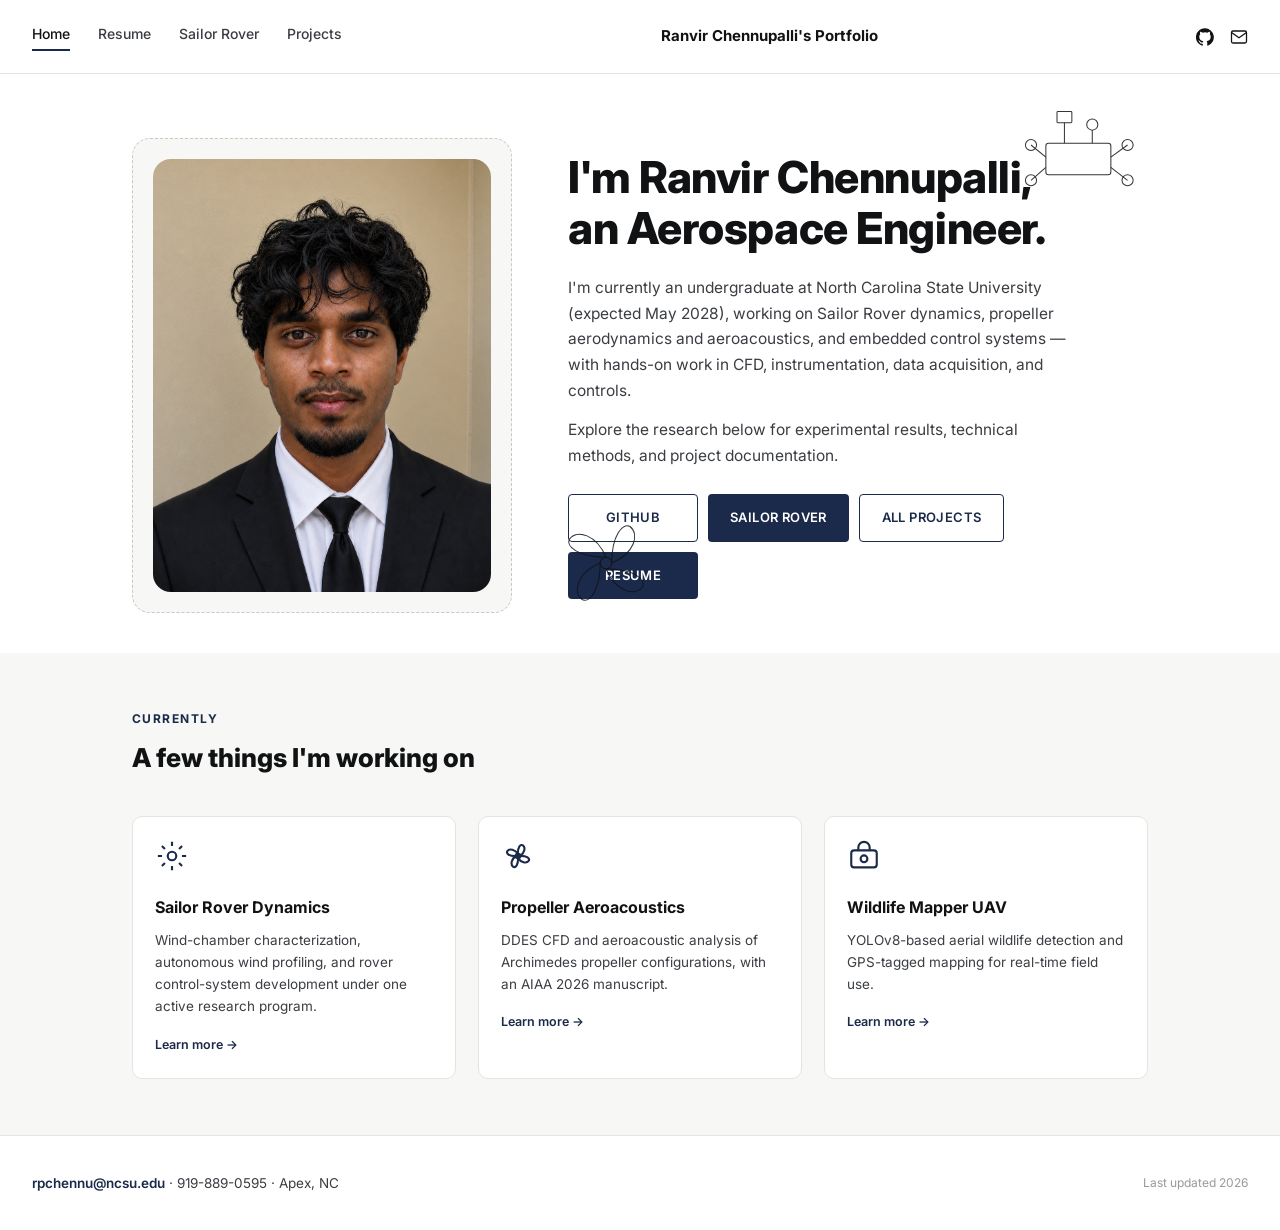
<file: index.html>
<!DOCTYPE html>
<html lang="en">
<head>
<meta charset="UTF-8">
<meta name="viewport" content="width=device-width, initial-scale=1.0">
<title>Ranvir Chennupalli — Aerospace Engineer</title>
<meta name="description" content="Aerospace engineering student focused on experimental aerodynamics, CFD, controls, and embedded systems.">
<link rel="preconnect" href="https://fonts.googleapis.com">
<link rel="preconnect" href="https://fonts.gstatic.com" crossorigin>
<link href="https://fonts.googleapis.com/css2?family=Inter:wght@400;500;600;700;800&display=swap" rel="stylesheet">
<link rel="stylesheet" href="style.css">
</head>
<body>

<nav class="topnav">
  <div class="nav-links">
    <a href="index.html" class="current">Home</a>
    <a href="resume.html">Resume</a>
    <a href="sailor-rover.html">Sailor Rover</a>
    <a href="projects.html">Projects</a>
  </div>
  <div class="nav-title">Ranvir Chennupalli's Portfolio</div>
  <div class="nav-social">
    <a href="https://github.com/babydab18/portfolio" target="_blank" rel="noopener" title="GitHub" aria-label="GitHub">
      <svg viewBox="0 0 24 24" fill="currentColor"><path d="M12 .3a12 12 0 00-3.8 23.4c.6.1.8-.3.8-.6v-2.2c-3.3.7-4-1.6-4-1.6-.5-1.4-1.3-1.8-1.3-1.8-1.1-.7.1-.7.1-.7 1.2.1 1.8 1.2 1.8 1.2 1 1.8 2.8 1.3 3.5 1 .1-.8.4-1.3.8-1.6-2.7-.3-5.5-1.3-5.5-6a4.6 4.6 0 011.2-3.2 4.3 4.3 0 01.1-3.2s1-.3 3.3 1.2a11.5 11.5 0 016 0c2.3-1.5 3.3-1.2 3.3-1.2a4.3 4.3 0 01.1 3.2 4.6 4.6 0 011.2 3.2c0 4.7-2.8 5.7-5.5 6 .5.4.9 1.1.9 2.3v3.3c0 .3.2.7.8.6A12 12 0 0012 .3z"/></svg>
    </a>
    <a href="mailto:rpchennu@ncsu.edu" title="Email" aria-label="Email">
      <svg viewBox="0 0 24 24" fill="none" stroke="currentColor" stroke-width="1.7"><rect x="2" y="4" width="20" height="16" rx="2"/><path d="M2 6l10 7 10-7"/></svg>
    </a>
  </div>
</nav>

<div class="hero wrap">
  <div class="hero-photo">
 
    <img src="images/Headshot_prof_natural.png" alt="Ranvir Chennupalli">
  </div>

  <div class="hero-right">
    <svg class="hero-sketch top" viewBox="0 0 140 110" fill="none" stroke="#111214" stroke-width="1.1">
      <!-- simple rover chassis line sketch -->
      <rect x="30" y="40" width="70" height="34" rx="3"/>
      <line x1="30" y1="55" x2="14" y2="42"/>
      <line x1="100" y1="55" x2="118" y2="42"/>
      <circle cx="14" cy="42" r="6"/>
      <circle cx="118" cy="42" r="6"/>
      <line x1="30" y1="66" x2="14" y2="80"/>
      <line x1="100" y1="66" x2="118" y2="80"/>
      <circle cx="14" cy="80" r="6"/>
      <circle cx="118" cy="80" r="6"/>
      <line x1="50" y1="40" x2="50" y2="18"/>
      <rect x="42" y="6" width="16" height="12" rx="1"/>
      <line x1="80" y1="40" x2="80" y2="26"/>
      <circle cx="80" cy="20" r="6"/>
    </svg>
    <svg class="hero-sketch bottom" viewBox="0 0 100 100" fill="none" stroke="#111214" stroke-width="1.1">
      <!-- simple propeller / PCB-ish line sketch -->
      <circle cx="50" cy="50" r="6"/>
      <path d="M50 44 C 40 20, 20 15, 12 25 C 8 32, 20 44, 50 44"/>
      <path d="M56 50 C 80 40, 85 20, 75 12 C 68 8, 56 20, 56 50"/>
      <path d="M50 56 C 60 80, 80 85, 88 75 C 92 68, 80 56, 50 56"/>
      <path d="M44 50 C 20 60, 15 80, 25 88 C 32 92, 44 80, 44 50"/>
    </svg>

    <h1 class="hero-title">I'm Ranvir Chennupalli,<br>an Aerospace Engineer.</h1>
    <div class="hero-body">
      <p>I'm currently an undergraduate at North Carolina State University (expected May 2028),
        working on Sailor Rover dynamics, propeller aerodynamics and aeroacoustics, and embedded
        control systems — with hands-on work in CFD, instrumentation, data acquisition, and controls.</p>
      <p>Explore the research below for experimental results, technical methods, and project documentation.</p>
    </div>
    <div class="hero-buttons">
      <a class="btn-outline" href="https://github.com/babydab18/portfolio" target="_blank" rel="noopener">GitHub</a>
      <a class="btn-navy" href="sailor-rover.html">Sailor Rover</a>
      <a class="btn-outline" href="projects.html">All Projects</a>
      <a class="btn-navy" href="resume.html">Resume</a>
    </div>
  </div>
</div>

<section class="soft">
  <div class="wrap">
    <div class="section-title">Currently</div>
    <div class="section-heading">A few things I'm working on</div>
    <div class="featured-grid">

      <a class="featured-card" href="sailor-rover.html">
        <svg class="icon" viewBox="0 0 24 24" fill="none" stroke="currentColor" stroke-width="1.5">
          <circle cx="12" cy="12" r="3"/><path d="M12 2v3M12 19v3M2 12h3M19 12h3M4.9 4.9l2.1 2.1M17 17l2.1 2.1M19.1 4.9L17 7M7 17l-2.1 2.1"/>
        </svg>
        <h3>Sailor Rover Dynamics</h3>
        <p>Wind-chamber characterization, autonomous wind profiling, and rover control-system development under one active research program.</p>
        <span class="learn-more">Learn more →</span>
      </a>

      <a class="featured-card" href="project-archimedes-propeller.html">
        <svg class="icon" viewBox="0 0 24 24" fill="none" stroke="currentColor" stroke-width="1.5">
          <circle cx="12" cy="12" r="1.6"/><path d="M12 10.5c-2-3-6-4-7.5-2-1 1.5.5 4 7.5 3.5M12 13.5c2 3 6 4 7.5 2 1-1.5-.5-4-7.5-3.5M10.5 12c-3 2-4 6-2 7.5 1.5 1 4-.5 3.5-7.5M13.5 12c3-2 4-6 2-7.5-1.5-1-4 .5-3.5 7.5"/>
        </svg>
        <h3>Propeller Aeroacoustics</h3>
        <p>DDES CFD and aeroacoustic analysis of Archimedes propeller configurations, with an AIAA 2026 manuscript.</p>
        <span class="learn-more">Learn more →</span>
      </a>

      <a class="featured-card" href="project-wildlife-mapper.html">
        <svg class="icon" viewBox="0 0 24 24" fill="none" stroke="currentColor" stroke-width="1.5">
          <rect x="3" y="8" width="18" height="12" rx="2"/><path d="M8 8V6a4 4 0 018 0v2"/><circle cx="12" cy="14" r="2.4"/>
        </svg>
        <h3>Wildlife Mapper UAV</h3>
        <p>YOLOv8-based aerial wildlife detection and GPS-tagged mapping for real-time field use.</p>
        <span class="learn-more">Learn more →</span>
      </a>

    </div>
  </div>
</section>

<footer>
  <div class="contact">
    <a href="mailto:rpchennu@ncsu.edu">rpchennu@ncsu.edu</a> · 919-889-0595 · Apex, NC
  </div>
  <div class="meta">Last updated 2026</div>
</footer>

</body>
</html>
</file>
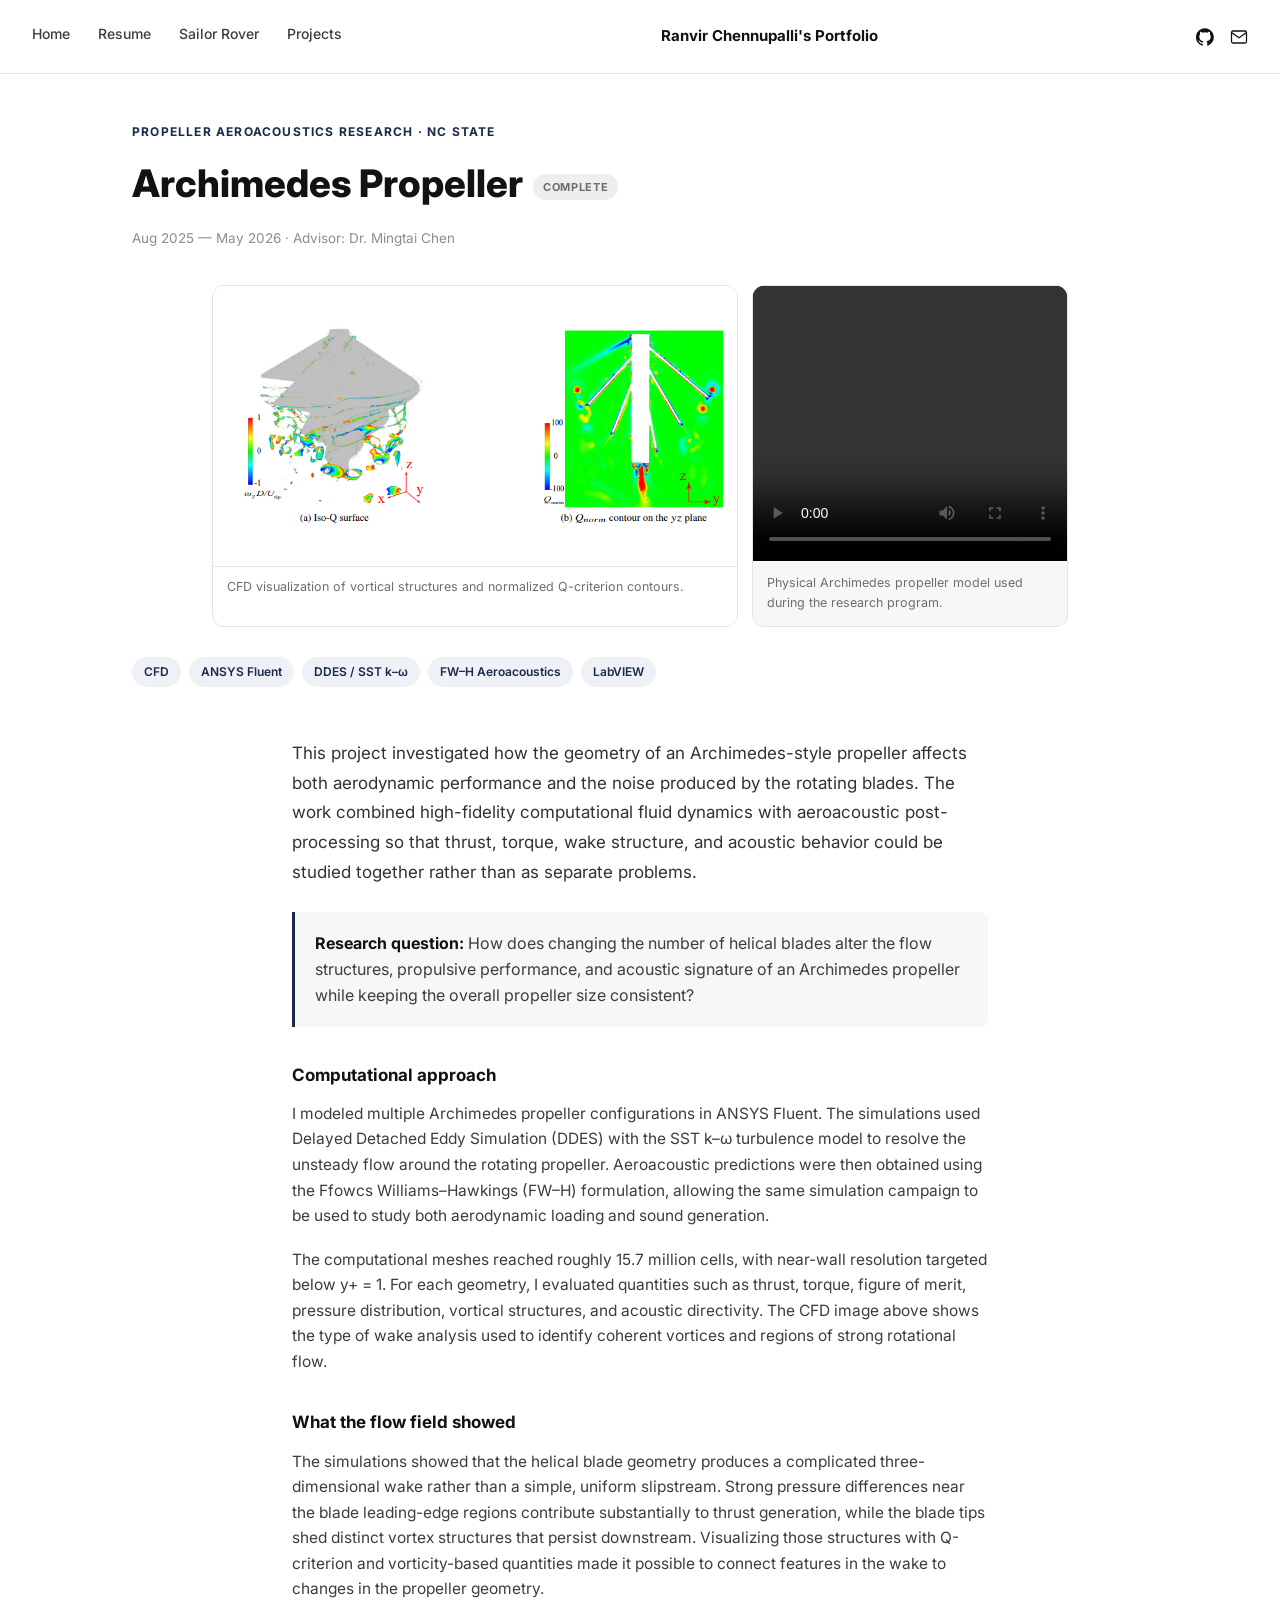
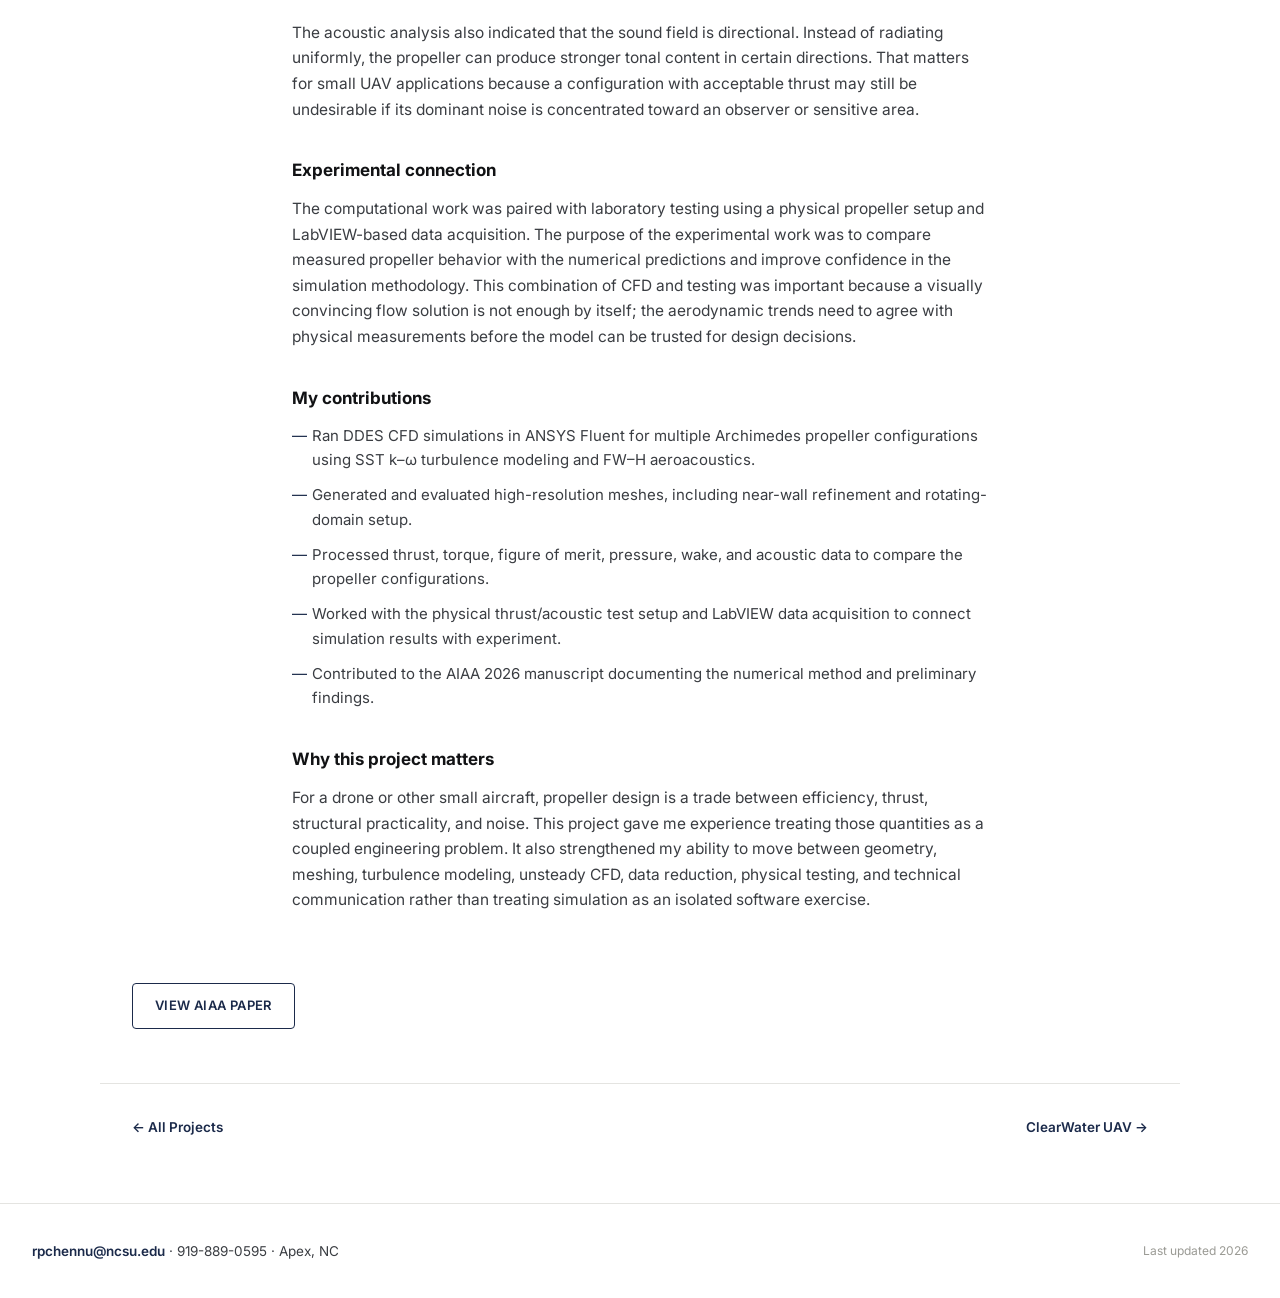
<file: project-archimedes-propeller.html>
<!DOCTYPE html>
<html lang="en">
<head>
<meta charset="UTF-8">
<meta name="viewport" content="width=device-width, initial-scale=1.0">
<title>Archimedes Propeller — Ranvir Chennupalli</title>
<link rel="preconnect" href="https://fonts.googleapis.com">
<link rel="preconnect" href="https://fonts.gstatic.com" crossorigin>
<link href="https://fonts.googleapis.com/css2?family=Inter:wght@400;500;600;700;800&display=swap" rel="stylesheet">
<link rel="stylesheet" href="style.css">
</head>
<body>

<nav class="topnav">
  <div class="nav-links">
    <a href="index.html">Home</a>
    <a href="resume.html">Resume</a>
    <a href="sailor-rover.html">Sailor Rover</a>
    <a href="projects.html">Projects</a>
  </div>
  <div class="nav-title">Ranvir Chennupalli's Portfolio</div>
  <div class="nav-social">
    <a href="https://github.com/babydab18/portfolio" target="_blank" rel="noopener" title="GitHub" aria-label="GitHub">
      <svg viewBox="0 0 24 24" fill="currentColor"><path d="M12 .3a12 12 0 00-3.8 23.4c.6.1.8-.3.8-.6v-2.2c-3.3.7-4-1.6-4-1.6-.5-1.4-1.3-1.8-1.3-1.8-1.1-.7.1-.7.1-.7 1.2.1 1.8 1.2 1.8 1.2 1 1.8 2.8 1.3 3.5 1 .1-.8.4-1.3.8-1.6-2.7-.3-5.5-1.3-5.5-6a4.6 4.6 0 011.2-3.2 4.3 4.3 0 01.1-3.2s1-.3 3.3 1.2a11.5 11.5 0 016 0c2.3-1.5 3.3-1.2 3.3-1.2a4.3 4.3 0 01.1 3.2 4.6 4.6 0 011.2 3.2c0 4.7-2.8 5.7-5.5 6 .5.4.9 1.1.9 2.3v3.3c0 .3.2.7.8.6A12 12 0 0012 .3z"/></svg>
    </a>
    <a href="mailto:rpchennu@ncsu.edu" title="Email" aria-label="Email">
      <svg viewBox="0 0 24 24" fill="none" stroke="currentColor" stroke-width="1.7"><rect x="2" y="4" width="20" height="16" rx="2"/><path d="M2 6l10 7 10-7"/></svg>
    </a>
  </div>
</nav>

<div class="detail-header wrap">
  <div class="detail-eyebrow">Propeller Aeroacoustics Research · NC State</div>
  <h1 class="detail-title">Archimedes Propeller<span class="status-pill complete">Complete</span></h1>
  <div class="detail-meta">Aug 2025 — May 2026 · Advisor: Dr. Mingtai Chen</div>
</div>

<div class="gallery arch-gallery">
  <figure class="media-figure g-main"><img src="images/archimedes-cfd.png" alt="Archimedes propeller CFD visualization showing Q-criterion structures and normalized Q contour"><figcaption>CFD visualization of vortical structures and normalized Q-criterion contours.</figcaption></figure>
  <div class="media-card">
    <video controls playsinline preload="metadata">
      <source src="images/archimedes-model.mp4" type="video/mp4">
      Your browser does not support embedded video.
    </video>
    <div class="media-caption">Physical Archimedes propeller model used during the research program.</div>
  </div>
</div>

<div class="tag-row">
  <span class="tag-pill">CFD</span>
  <span class="tag-pill">ANSYS Fluent</span>
  <span class="tag-pill">DDES / SST k–ω</span>
  <span class="tag-pill">FW–H Aeroacoustics</span>
  <span class="tag-pill">LabVIEW</span>
</div>

<div class="detail-body">
  <p class="project-intro">This project investigated how the geometry of an Archimedes-style propeller affects both aerodynamic performance and the noise produced by the rotating blades. The work combined high-fidelity computational fluid dynamics with aeroacoustic post-processing so that thrust, torque, wake structure, and acoustic behavior could be studied together rather than as separate problems.</p>

  <div class="callout"><strong>Research question:</strong> How does changing the number of helical blades alter the flow structures, propulsive performance, and acoustic signature of an Archimedes propeller while keeping the overall propeller size consistent?</div>

  <h2>Computational approach</h2>
  <p>I modeled multiple Archimedes propeller configurations in ANSYS Fluent. The simulations used Delayed Detached Eddy Simulation (DDES) with the SST k–ω turbulence model to resolve the unsteady flow around the rotating propeller. Aeroacoustic predictions were then obtained using the Ffowcs Williams–Hawkings (FW–H) formulation, allowing the same simulation campaign to be used to study both aerodynamic loading and sound generation.</p>
  <p>The computational meshes reached roughly 15.7 million cells, with near-wall resolution targeted below y+ = 1. For each geometry, I evaluated quantities such as thrust, torque, figure of merit, pressure distribution, vortical structures, and acoustic directivity. The CFD image above shows the type of wake analysis used to identify coherent vortices and regions of strong rotational flow.</p>

  <h2>What the flow field showed</h2>
  <p>The simulations showed that the helical blade geometry produces a complicated three-dimensional wake rather than a simple, uniform slipstream. Strong pressure differences near the blade leading-edge regions contribute substantially to thrust generation, while the blade tips shed distinct vortex structures that persist downstream. Visualizing those structures with Q-criterion and vorticity-based quantities made it possible to connect features in the wake to changes in the propeller geometry.</p>
  <p>The acoustic analysis also indicated that the sound field is directional. Instead of radiating uniformly, the propeller can produce stronger tonal content in certain directions. That matters for small UAV applications because a configuration with acceptable thrust may still be undesirable if its dominant noise is concentrated toward an observer or sensitive area.</p>

  <h2>Experimental connection</h2>
  <p>The computational work was paired with laboratory testing using a physical propeller setup and LabVIEW-based data acquisition. The purpose of the experimental work was to compare measured propeller behavior with the numerical predictions and improve confidence in the simulation methodology. This combination of CFD and testing was important because a visually convincing flow solution is not enough by itself; the aerodynamic trends need to agree with physical measurements before the model can be trusted for design decisions.</p>

  <h2>My contributions</h2>
  <ul>
    <li>Ran DDES CFD simulations in ANSYS Fluent for multiple Archimedes propeller configurations using SST k–ω turbulence modeling and FW–H aeroacoustics.</li>
    <li>Generated and evaluated high-resolution meshes, including near-wall refinement and rotating-domain setup.</li>
    <li>Processed thrust, torque, figure of merit, pressure, wake, and acoustic data to compare the propeller configurations.</li>
    <li>Worked with the physical thrust/acoustic test setup and LabVIEW data acquisition to connect simulation results with experiment.</li>
    <li>Contributed to the AIAA 2026 manuscript documenting the numerical method and preliminary findings.</li>
  </ul>

  <h2>Why this project matters</h2>
  <p>For a drone or other small aircraft, propeller design is a trade between efficiency, thrust, structural practicality, and noise. This project gave me experience treating those quantities as a coupled engineering problem. It also strengthened my ability to move between geometry, meshing, turbulence modeling, unsteady CFD, data reduction, physical testing, and technical communication rather than treating simulation as an isolated software exercise.</p>
</div>

<div class="project-resource wrap">
  <a class="btn-outline" href="docs/AIAA2026RanvirChennupalli.pdf" target="_blank" rel="noopener">View AIAA Paper</a>
</div>

<div class="project-nav wrap">
  <a href="projects.html">← All Projects</a>
  <a href="project-clearwater-uav.html">ClearWater UAV →</a>
</div>

<footer>
  <div class="contact">
    <a href="mailto:rpchennu@ncsu.edu">rpchennu@ncsu.edu</a> · 919-889-0595 · Apex, NC
  </div>
  <div class="meta">Last updated 2026</div>
</footer>

</body>
</html>
</file>
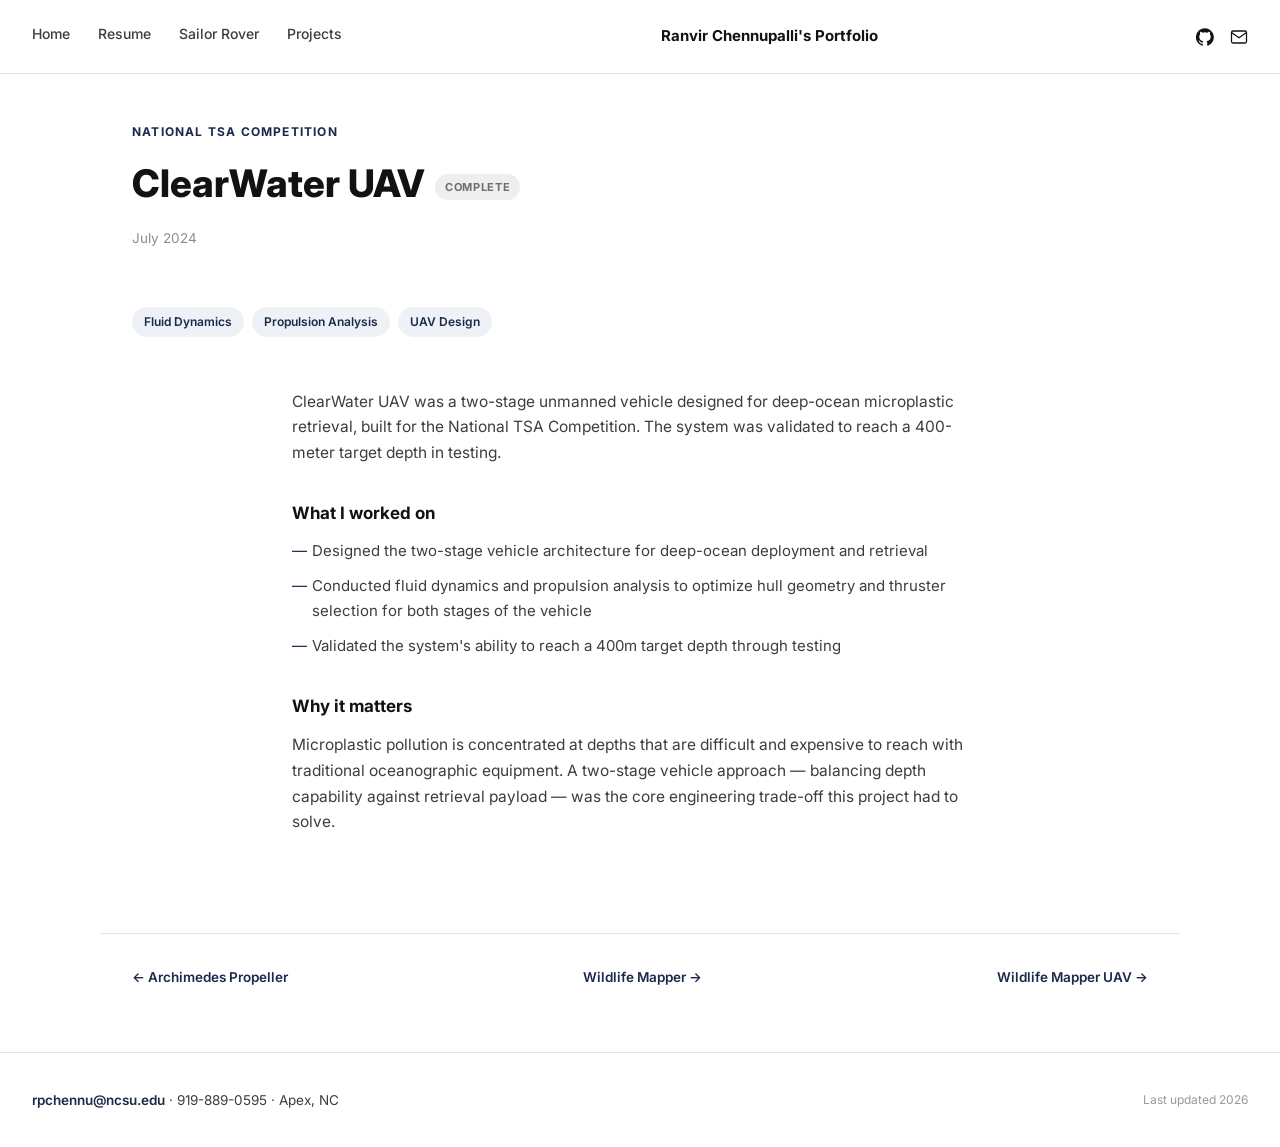
<file: project-clearwater-uav.html>
<!DOCTYPE html>
<html lang="en">
<head>
<meta charset="UTF-8">
<meta name="viewport" content="width=device-width, initial-scale=1.0">
<title>ClearWater UAV — Ranvir Chennupalli</title>
<link rel="preconnect" href="https://fonts.googleapis.com">
<link rel="preconnect" href="https://fonts.gstatic.com" crossorigin>
<link href="https://fonts.googleapis.com/css2?family=Inter:wght@400;500;600;700;800&display=swap" rel="stylesheet">
<link rel="stylesheet" href="style.css">
</head>
<body>

<nav class="topnav">
  <div class="nav-links">
    <a href="index.html">Home</a>
    <a href="resume.html">Resume</a>
    <a href="sailor-rover.html">Sailor Rover</a>
    <a href="projects.html">Projects</a>
  </div>
  <div class="nav-title">Ranvir Chennupalli's Portfolio</div>
  <div class="nav-social">
    <a href="https://github.com/babydab18/portfolio" target="_blank" rel="noopener" title="GitHub" aria-label="GitHub">
      <svg viewBox="0 0 24 24" fill="currentColor"><path d="M12 .3a12 12 0 00-3.8 23.4c.6.1.8-.3.8-.6v-2.2c-3.3.7-4-1.6-4-1.6-.5-1.4-1.3-1.8-1.3-1.8-1.1-.7.1-.7.1-.7 1.2.1 1.8 1.2 1.8 1.2 1 1.8 2.8 1.3 3.5 1 .1-.8.4-1.3.8-1.6-2.7-.3-5.5-1.3-5.5-6a4.6 4.6 0 011.2-3.2 4.3 4.3 0 01.1-3.2s1-.3 3.3 1.2a11.5 11.5 0 016 0c2.3-1.5 3.3-1.2 3.3-1.2a4.3 4.3 0 01.1 3.2 4.6 4.6 0 011.2 3.2c0 4.7-2.8 5.7-5.5 6 .5.4.9 1.1.9 2.3v3.3c0 .3.2.7.8.6A12 12 0 0012 .3z"/></svg>
    </a>
    <a href="mailto:rpchennu@ncsu.edu" title="Email" aria-label="Email">
      <svg viewBox="0 0 24 24" fill="none" stroke="currentColor" stroke-width="1.7"><rect x="2" y="4" width="20" height="16" rx="2"/><path d="M2 6l10 7 10-7"/></svg>
    </a>
  </div>
</nav>

<div class="detail-header wrap">
  <div class="detail-eyebrow">National TSA Competition</div>
  <h1 class="detail-title">ClearWater UAV<span class="status-pill complete">Complete</span></h1>
  <div class="detail-meta">July 2024</div>
</div>


<div class="tag-row">
  <span class="tag-pill">Fluid Dynamics</span>
  <span class="tag-pill">Propulsion Analysis</span>
  <span class="tag-pill">UAV Design</span>
</div>

<div class="detail-body">
  
        <p>ClearWater UAV was a two-stage unmanned vehicle designed for deep-ocean microplastic
        retrieval, built for the National TSA Competition. The system was validated to reach a
        400-meter target depth in testing.</p>
        <h2>What I worked on</h2>
        <ul>
          <li>Designed the two-stage vehicle architecture for deep-ocean deployment and retrieval</li>
          <li>Conducted fluid dynamics and propulsion analysis to optimize hull geometry and
          thruster selection for both stages of the vehicle</li>
          <li>Validated the system's ability to reach a 400m target depth through testing</li>
        </ul>
        <h2>Why it matters</h2>
        <p>Microplastic pollution is concentrated at depths that are difficult and expensive to
        reach with traditional oceanographic equipment. A two-stage vehicle approach — balancing
        depth capability against retrieval payload — was the core engineering trade-off this
        project had to solve.</p>
        
</div>

<div class="project-nav wrap">
  <a href="project-archimedes-propeller.html">← Archimedes Propeller</a>
  <a href="project-wildlife-mapper.html">Wildlife Mapper →</a>
  <a href="project-wildlife-mapper.html">Wildlife Mapper UAV →</a>
</div>

<footer>
  <div class="contact">
    <a href="mailto:rpchennu@ncsu.edu">rpchennu@ncsu.edu</a> · 919-889-0595 · Apex, NC
  </div>
  <div class="meta">Last updated 2026</div>
</footer>

</body>
</html>
</file>
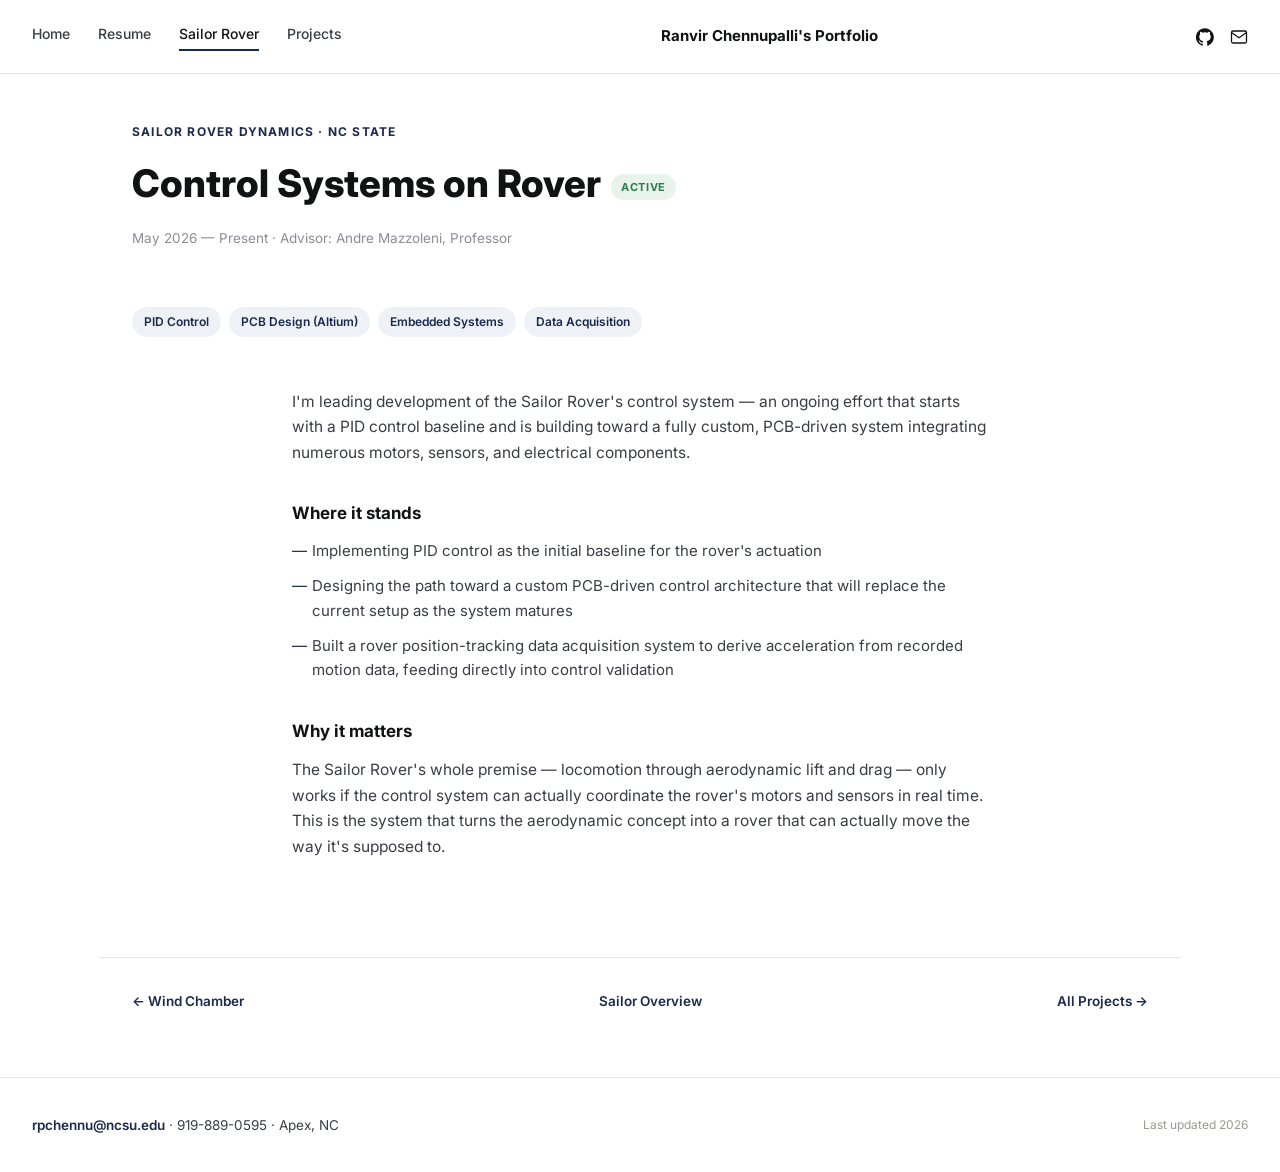
<file: project-rover-controls.html>
<!DOCTYPE html>
<html lang="en">
<head>
<meta charset="UTF-8">
<meta name="viewport" content="width=device-width, initial-scale=1.0">
<title>Control Systems on Rover — Ranvir Chennupalli</title>
<link rel="preconnect" href="https://fonts.googleapis.com">
<link rel="preconnect" href="https://fonts.gstatic.com" crossorigin>
<link href="https://fonts.googleapis.com/css2?family=Inter:wght@400;500;600;700;800&display=swap" rel="stylesheet">
<link rel="stylesheet" href="style.css">
</head>
<body>

<nav class="topnav">
  <div class="nav-links">
    <a href="index.html">Home</a>
    <a href="resume.html">Resume</a>
    <a href="sailor-rover.html" class="current">Sailor Rover</a>
    <a href="projects.html">Projects</a>
  </div>
  <div class="nav-title">Ranvir Chennupalli's Portfolio</div>
  <div class="nav-social">
    <a href="https://github.com/babydab18/portfolio" target="_blank" rel="noopener" title="GitHub" aria-label="GitHub">
      <svg viewBox="0 0 24 24" fill="currentColor"><path d="M12 .3a12 12 0 00-3.8 23.4c.6.1.8-.3.8-.6v-2.2c-3.3.7-4-1.6-4-1.6-.5-1.4-1.3-1.8-1.3-1.8-1.1-.7.1-.7.1-.7 1.2.1 1.8 1.2 1.8 1.2 1 1.8 2.8 1.3 3.5 1 .1-.8.4-1.3.8-1.6-2.7-.3-5.5-1.3-5.5-6a4.6 4.6 0 011.2-3.2 4.3 4.3 0 01.1-3.2s1-.3 3.3 1.2a11.5 11.5 0 016 0c2.3-1.5 3.3-1.2 3.3-1.2a4.3 4.3 0 01.1 3.2 4.6 4.6 0 011.2 3.2c0 4.7-2.8 5.7-5.5 6 .5.4.9 1.1.9 2.3v3.3c0 .3.2.7.8.6A12 12 0 0012 .3z"/></svg>
    </a>
    <a href="mailto:rpchennu@ncsu.edu" title="Email" aria-label="Email">
      <svg viewBox="0 0 24 24" fill="none" stroke="currentColor" stroke-width="1.7"><rect x="2" y="4" width="20" height="16" rx="2"/><path d="M2 6l10 7 10-7"/></svg>
    </a>
  </div>
</nav>

<div class="detail-header wrap">
  <div class="detail-eyebrow">Sailor Rover Dynamics · NC State</div>
  <h1 class="detail-title">Control Systems on Rover<span class="status-pill active">Active</span></h1>
  <div class="detail-meta">May 2026 — Present · Advisor: Andre Mazzoleni, Professor</div>
</div>


<div class="tag-row">
  <span class="tag-pill">PID Control</span>
  <span class="tag-pill">PCB Design (Altium)</span>
  <span class="tag-pill">Embedded Systems</span>
  <span class="tag-pill">Data Acquisition</span>
</div>

<div class="detail-body">
  
        <p>I'm leading development of the Sailor Rover's control system — an ongoing effort that
        starts with a PID control baseline and is building toward a fully custom, PCB-driven
        system integrating numerous motors, sensors, and electrical components.</p>
        <h2>Where it stands</h2>
        <ul>
          <li>Implementing PID control as the initial baseline for the rover's actuation</li>
          <li>Designing the path toward a custom PCB-driven control architecture that will
          replace the current setup as the system matures</li>
          <li>Built a rover position-tracking data acquisition system to derive acceleration from
          recorded motion data, feeding directly into control validation</li>
        </ul>
        <h2>Why it matters</h2>
        <p>The Sailor Rover's whole premise — locomotion through aerodynamic lift and drag — only
        works if the control system can actually coordinate the rover's motors and sensors in
        real time. This is the system that turns the aerodynamic concept into a rover that can
        actually move the way it's supposed to.</p>
        
</div>

<div class="project-nav wrap">
  <a href="project-windchamber.html">← Wind Chamber</a>
  <a href="sailor-rover.html">Sailor Overview</a>
  <a href="projects.html">All Projects →</a>
</div>

<footer>
  <div class="contact">
    <a href="mailto:rpchennu@ncsu.edu">rpchennu@ncsu.edu</a> · 919-889-0595 · Apex, NC
  </div>
  <div class="meta">Last updated 2026</div>
</footer>

</body>
</html>
</file>
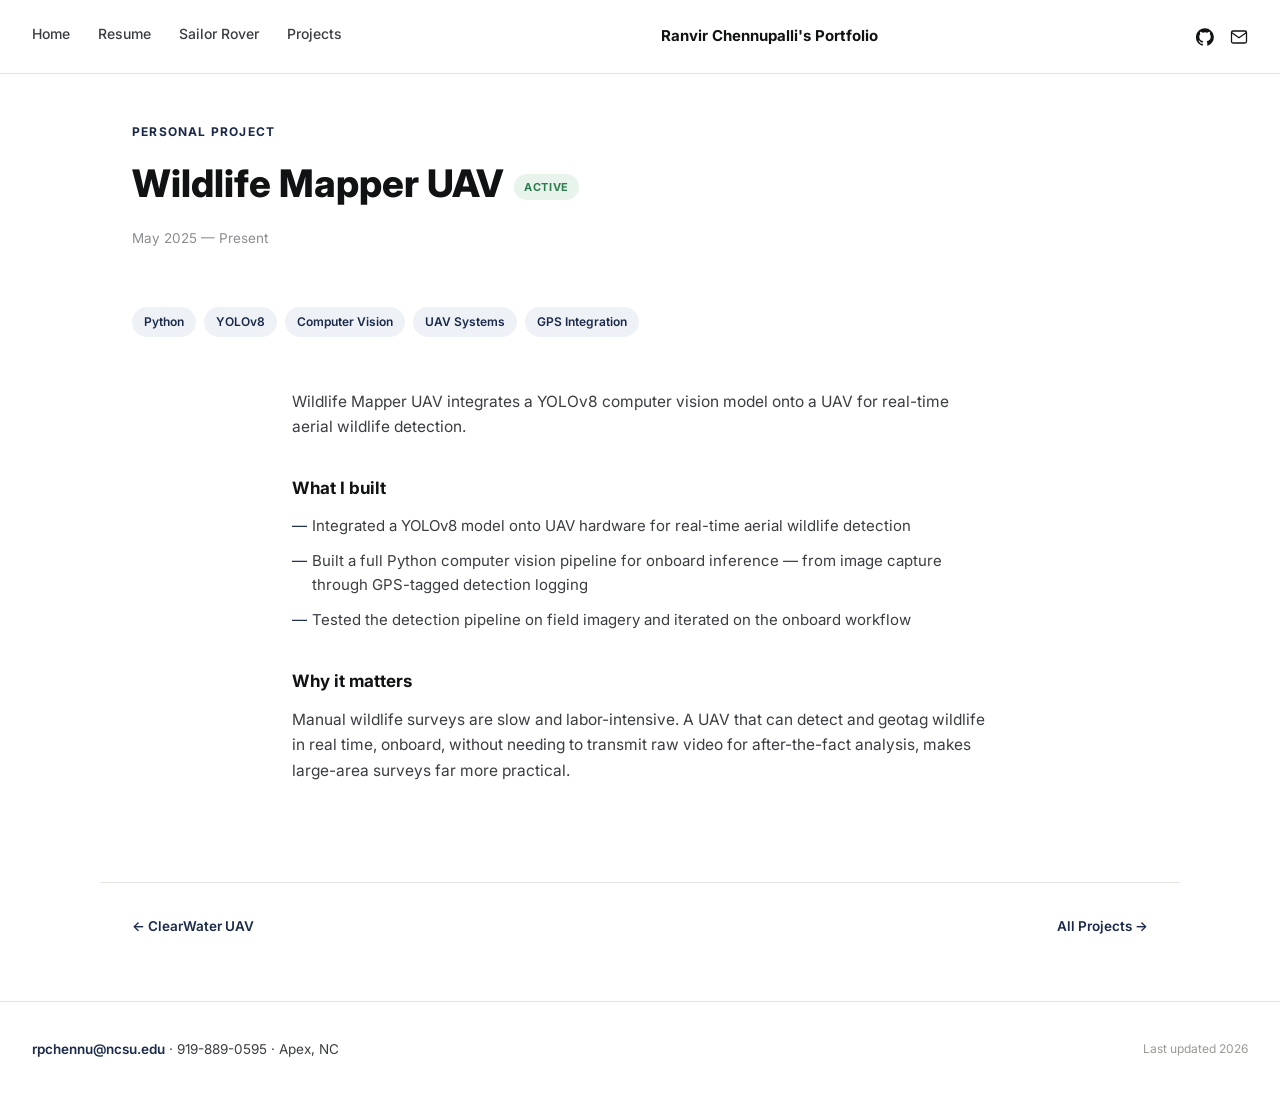
<file: project-wildlife-mapper.html>
<!DOCTYPE html>
<html lang="en">
<head>
<meta charset="UTF-8">
<meta name="viewport" content="width=device-width, initial-scale=1.0">
<title>Wildlife Mapper UAV — Ranvir Chennupalli</title>
<link rel="preconnect" href="https://fonts.googleapis.com">
<link rel="preconnect" href="https://fonts.gstatic.com" crossorigin>
<link href="https://fonts.googleapis.com/css2?family=Inter:wght@400;500;600;700;800&display=swap" rel="stylesheet">
<link rel="stylesheet" href="style.css">
</head>
<body>

<nav class="topnav">
  <div class="nav-links">
    <a href="index.html">Home</a>
    <a href="resume.html">Resume</a>
    <a href="sailor-rover.html">Sailor Rover</a>
    <a href="projects.html">Projects</a>
  </div>
  <div class="nav-title">Ranvir Chennupalli's Portfolio</div>
  <div class="nav-social">
    <a href="https://github.com/babydab18/portfolio" target="_blank" rel="noopener" title="GitHub" aria-label="GitHub">
      <svg viewBox="0 0 24 24" fill="currentColor"><path d="M12 .3a12 12 0 00-3.8 23.4c.6.1.8-.3.8-.6v-2.2c-3.3.7-4-1.6-4-1.6-.5-1.4-1.3-1.8-1.3-1.8-1.1-.7.1-.7.1-.7 1.2.1 1.8 1.2 1.8 1.2 1 1.8 2.8 1.3 3.5 1 .1-.8.4-1.3.8-1.6-2.7-.3-5.5-1.3-5.5-6a4.6 4.6 0 011.2-3.2 4.3 4.3 0 01.1-3.2s1-.3 3.3 1.2a11.5 11.5 0 016 0c2.3-1.5 3.3-1.2 3.3-1.2a4.3 4.3 0 01.1 3.2 4.6 4.6 0 011.2 3.2c0 4.7-2.8 5.7-5.5 6 .5.4.9 1.1.9 2.3v3.3c0 .3.2.7.8.6A12 12 0 0012 .3z"/></svg>
    </a>
    <a href="mailto:rpchennu@ncsu.edu" title="Email" aria-label="Email">
      <svg viewBox="0 0 24 24" fill="none" stroke="currentColor" stroke-width="1.7"><rect x="2" y="4" width="20" height="16" rx="2"/><path d="M2 6l10 7 10-7"/></svg>
    </a>
  </div>
</nav>

<div class="detail-header wrap">
  <div class="detail-eyebrow">Personal Project</div>
  <h1 class="detail-title">Wildlife Mapper UAV<span class="status-pill active">Active</span></h1>
  <div class="detail-meta">May 2025 — Present</div>
</div>


<div class="tag-row">
  <span class="tag-pill">Python</span>
  <span class="tag-pill">YOLOv8</span>
  <span class="tag-pill">Computer Vision</span>
  <span class="tag-pill">UAV Systems</span>
  <span class="tag-pill">GPS Integration</span>
</div>

<div class="detail-body">
  
        <p>Wildlife Mapper UAV integrates a YOLOv8 computer vision model onto a UAV for real-time
        aerial wildlife detection.</p>
        <h2>What I built</h2>
        <ul>
          <li>Integrated a YOLOv8 model onto UAV hardware for real-time aerial wildlife detection</li>
          <li>Built a full Python computer vision pipeline for onboard inference — from image
          capture through GPS-tagged detection logging</li>
          <li>Tested the detection pipeline on field imagery and iterated on the onboard workflow</li>
        </ul>
        <h2>Why it matters</h2>
        <p>Manual wildlife surveys are slow and labor-intensive. A UAV that can detect and
        geotag wildlife in real time, onboard, without needing to transmit raw video for
        after-the-fact analysis, makes large-area surveys far more practical.</p>
        
</div>

<div class="project-nav wrap">
  <a href="project-clearwater-uav.html">← ClearWater UAV</a>
  <a href="projects.html">All Projects →</a>
</div>

<footer>
  <div class="contact">
    <a href="mailto:rpchennu@ncsu.edu">rpchennu@ncsu.edu</a> · 919-889-0595 · Apex, NC
  </div>
  <div class="meta">Last updated 2026</div>
</footer>

</body>
</html>
</file>
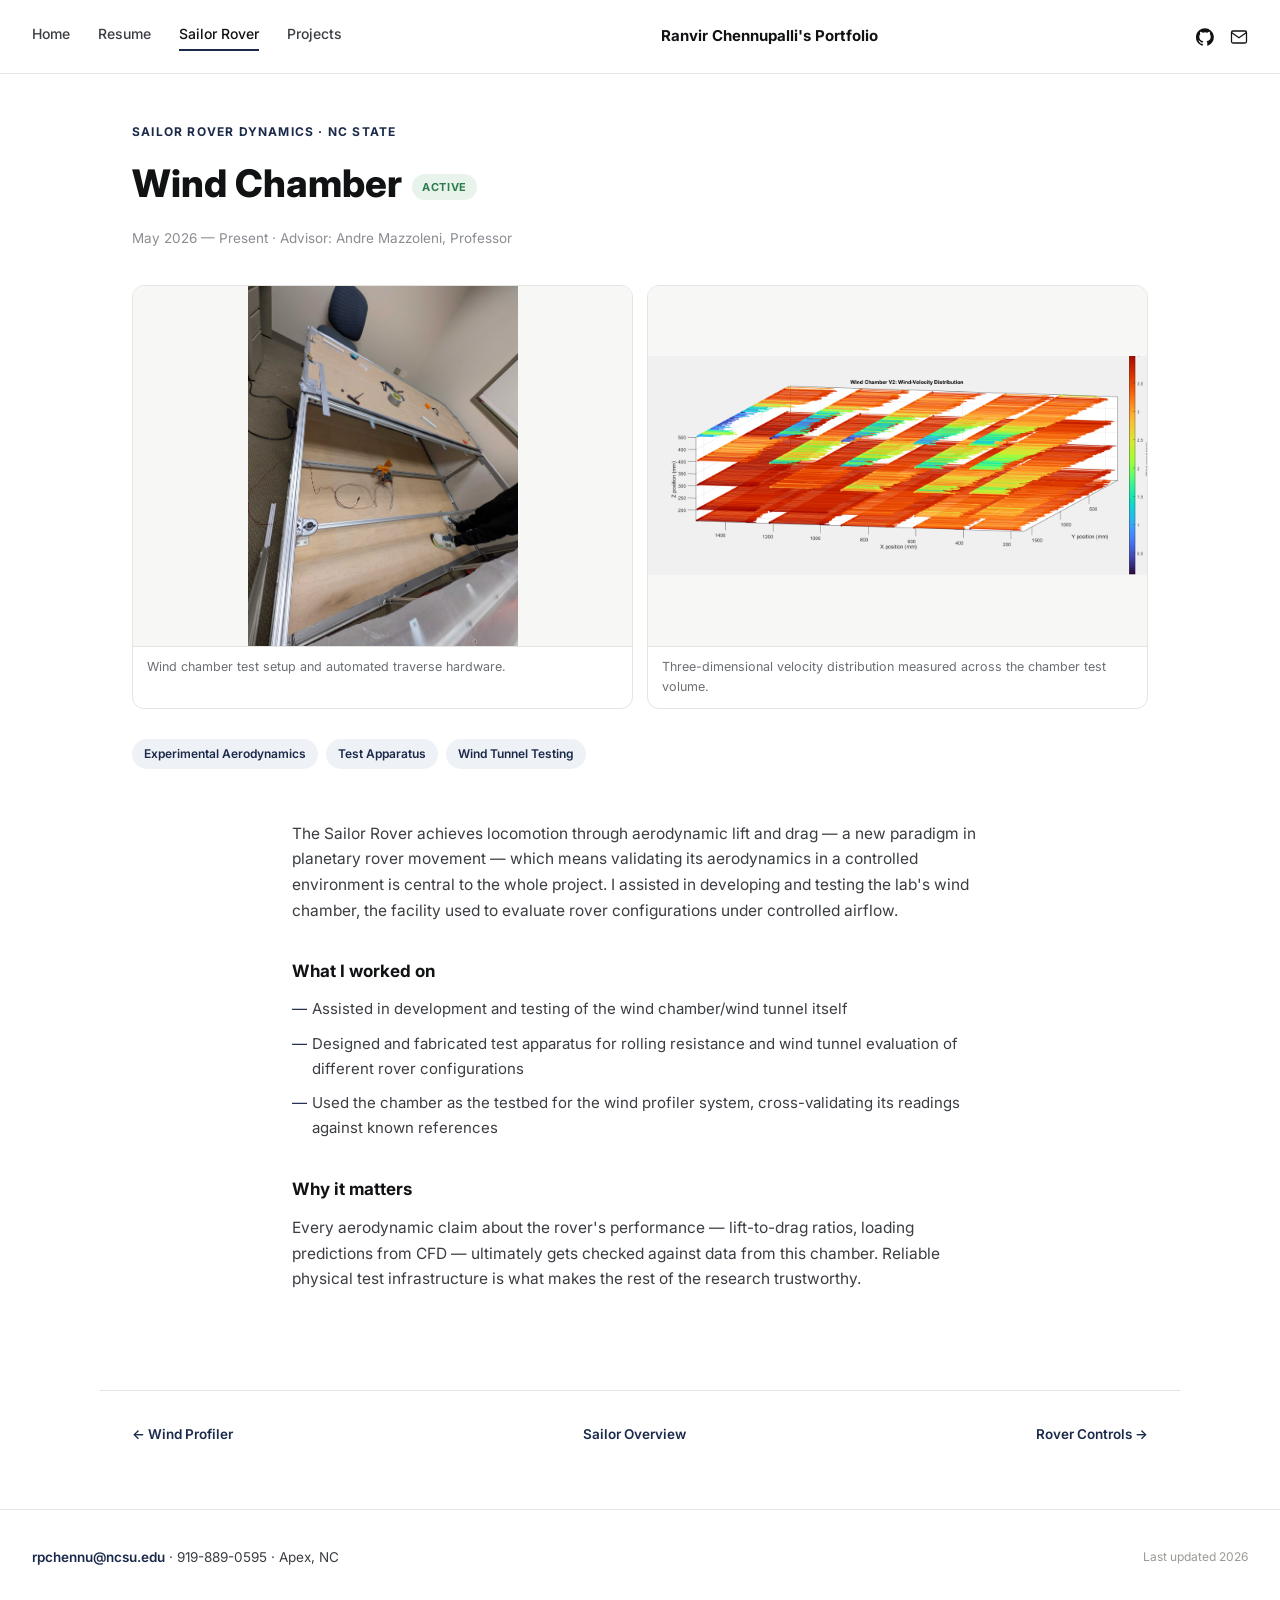
<file: project-windchamber.html>
<!DOCTYPE html>
<html lang="en">
<head>
<meta charset="UTF-8">
<meta name="viewport" content="width=device-width, initial-scale=1.0">
<title>Wind Chamber — Ranvir Chennupalli</title>
<link rel="preconnect" href="https://fonts.googleapis.com">
<link rel="preconnect" href="https://fonts.gstatic.com" crossorigin>
<link href="https://fonts.googleapis.com/css2?family=Inter:wght@400;500;600;700;800&display=swap" rel="stylesheet">
<link rel="stylesheet" href="style.css">
</head>
<body>

<nav class="topnav">
  <div class="nav-links">
    <a href="index.html">Home</a>
    <a href="resume.html">Resume</a>
    <a href="sailor-rover.html" class="current">Sailor Rover</a>
    <a href="projects.html">Projects</a>
  </div>
  <div class="nav-title">Ranvir Chennupalli's Portfolio</div>
  <div class="nav-social">
    <a href="https://github.com/babydab18/portfolio" target="_blank" rel="noopener" title="GitHub" aria-label="GitHub">
      <svg viewBox="0 0 24 24" fill="currentColor"><path d="M12 .3a12 12 0 00-3.8 23.4c.6.1.8-.3.8-.6v-2.2c-3.3.7-4-1.6-4-1.6-.5-1.4-1.3-1.8-1.3-1.8-1.1-.7.1-.7.1-.7 1.2.1 1.8 1.2 1.8 1.2 1 1.8 2.8 1.3 3.5 1 .1-.8.4-1.3.8-1.6-2.7-.3-5.5-1.3-5.5-6a4.6 4.6 0 011.2-3.2 4.3 4.3 0 01.1-3.2s1-.3 3.3 1.2a11.5 11.5 0 016 0c2.3-1.5 3.3-1.2 3.3-1.2a4.3 4.3 0 01.1 3.2 4.6 4.6 0 011.2 3.2c0 4.7-2.8 5.7-5.5 6 .5.4.9 1.1.9 2.3v3.3c0 .3.2.7.8.6A12 12 0 0012 .3z"/></svg>
    </a>
    <a href="mailto:rpchennu@ncsu.edu" title="Email" aria-label="Email">
      <svg viewBox="0 0 24 24" fill="none" stroke="currentColor" stroke-width="1.7"><rect x="2" y="4" width="20" height="16" rx="2"/><path d="M2 6l10 7 10-7"/></svg>
    </a>
  </div>
</nav>

<div class="detail-header wrap">
  <div class="detail-eyebrow">Sailor Rover Dynamics · NC State</div>
  <h1 class="detail-title">Wind Chamber<span class="status-pill active">Active</span></h1>
  <div class="detail-meta">May 2026 — Present · Advisor: Andre Mazzoleni, Professor</div>
</div>

<div class="gallery two-media-gallery">
  <figure class="media-figure"><img src="images/windchamber-1.png" alt="Wind chamber experimental setup"><figcaption>Wind chamber test setup and automated traverse hardware.</figcaption></figure>
  <figure class="media-figure"><img src="images/windchamber-2.png" alt="Measured wind-velocity distribution in the wind chamber"><figcaption>Three-dimensional velocity distribution measured across the chamber test volume.</figcaption></figure>
</div>

<div class="tag-row">
  <span class="tag-pill">Experimental Aerodynamics</span>
  <span class="tag-pill">Test Apparatus</span>
  <span class="tag-pill">Wind Tunnel Testing</span>
</div>

<div class="detail-body">
  
        <p>The Sailor Rover achieves locomotion through aerodynamic lift and drag — a new
        paradigm in planetary rover movement — which means validating its aerodynamics in a
        controlled environment is central to the whole project. I assisted in developing and
        testing the lab's wind chamber, the facility used to evaluate rover configurations under
        controlled airflow.</p>
        <h2>What I worked on</h2>
        <ul>
          <li>Assisted in development and testing of the wind chamber/wind tunnel itself</li>
          <li>Designed and fabricated test apparatus for rolling resistance and wind tunnel
          evaluation of different rover configurations</li>
          <li>Used the chamber as the testbed for the wind profiler system, cross-validating its
          readings against known references</li>
        </ul>
        <h2>Why it matters</h2>
        <p>Every aerodynamic claim about the rover's performance — lift-to-drag ratios, loading
        predictions from CFD — ultimately gets checked against data from this chamber. Reliable
        physical test infrastructure is what makes the rest of the research trustworthy.</p>
        
</div>

<div class="project-nav wrap">
  <a href="project-windprofiler.html">← Wind Profiler</a>
  <a href="sailor-rover.html">Sailor Overview</a>
  <a href="project-rover-controls.html">Rover Controls →</a>
</div>

<footer>
  <div class="contact">
    <a href="mailto:rpchennu@ncsu.edu">rpchennu@ncsu.edu</a> · 919-889-0595 · Apex, NC
  </div>
  <div class="meta">Last updated 2026</div>
</footer>

</body>
</html>
</file>
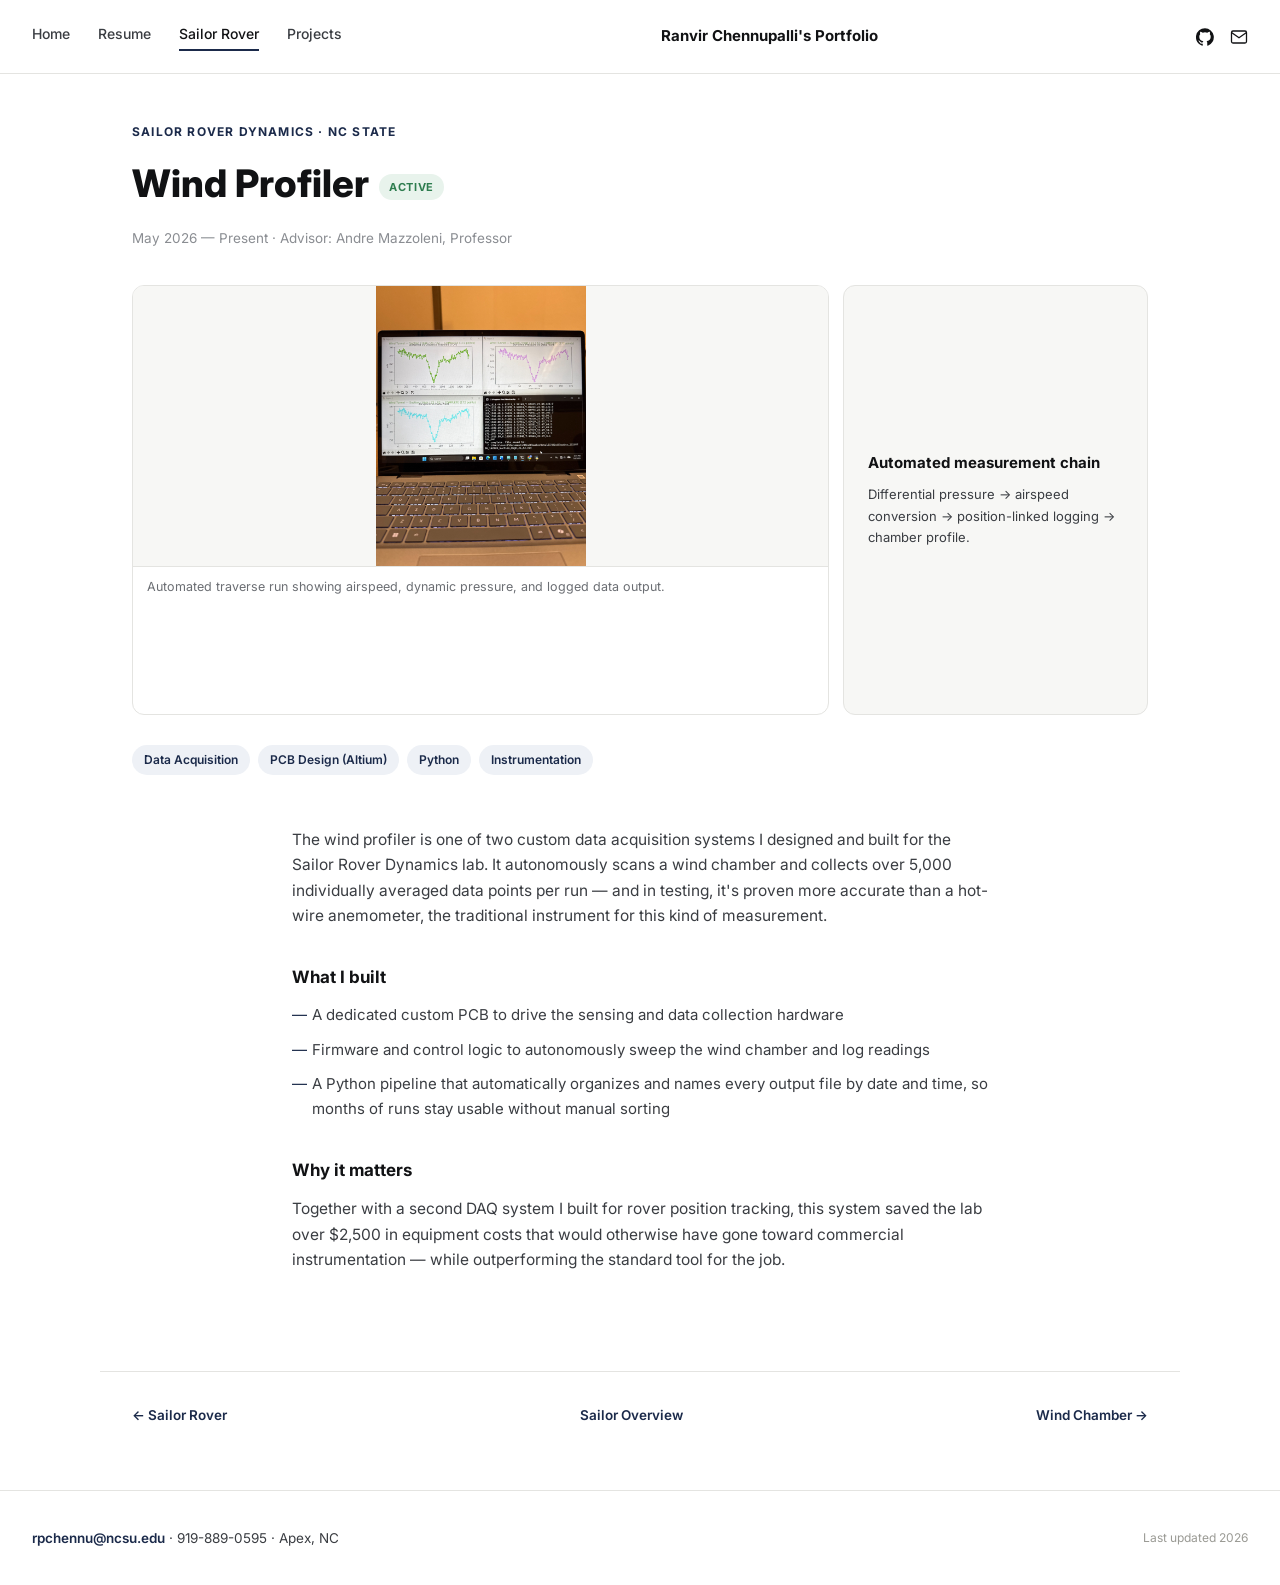
<file: project-windprofiler.html>
<!DOCTYPE html>
<html lang="en">
<head>
<meta charset="UTF-8">
<meta name="viewport" content="width=device-width, initial-scale=1.0">
<title>Wind Profiler — Ranvir Chennupalli</title>
<link rel="preconnect" href="https://fonts.googleapis.com">
<link rel="preconnect" href="https://fonts.gstatic.com" crossorigin>
<link href="https://fonts.googleapis.com/css2?family=Inter:wght@400;500;600;700;800&display=swap" rel="stylesheet">
<link rel="stylesheet" href="style.css">
</head>
<body>

<nav class="topnav">
  <div class="nav-links">
    <a href="index.html">Home</a>
    <a href="resume.html">Resume</a>
    <a href="sailor-rover.html" class="current">Sailor Rover</a>
    <a href="projects.html">Projects</a>
  </div>
  <div class="nav-title">Ranvir Chennupalli's Portfolio</div>
  <div class="nav-social">
    <a href="https://github.com/babydab18/portfolio" target="_blank" rel="noopener" title="GitHub" aria-label="GitHub">
      <svg viewBox="0 0 24 24" fill="currentColor"><path d="M12 .3a12 12 0 00-3.8 23.4c.6.1.8-.3.8-.6v-2.2c-3.3.7-4-1.6-4-1.6-.5-1.4-1.3-1.8-1.3-1.8-1.1-.7.1-.7.1-.7 1.2.1 1.8 1.2 1.8 1.2 1 1.8 2.8 1.3 3.5 1 .1-.8.4-1.3.8-1.6-2.7-.3-5.5-1.3-5.5-6a4.6 4.6 0 011.2-3.2 4.3 4.3 0 01.1-3.2s1-.3 3.3 1.2a11.5 11.5 0 016 0c2.3-1.5 3.3-1.2 3.3-1.2a4.3 4.3 0 01.1 3.2 4.6 4.6 0 011.2 3.2c0 4.7-2.8 5.7-5.5 6 .5.4.9 1.1.9 2.3v3.3c0 .3.2.7.8.6A12 12 0 0012 .3z"/></svg>
    </a>
    <a href="mailto:rpchennu@ncsu.edu" title="Email" aria-label="Email">
      <svg viewBox="0 0 24 24" fill="none" stroke="currentColor" stroke-width="1.7"><rect x="2" y="4" width="20" height="16" rx="2"/><path d="M2 6l10 7 10-7"/></svg>
    </a>
  </div>
</nav>

<div class="detail-header wrap">
  <div class="detail-eyebrow">Sailor Rover Dynamics · NC State</div>
  <h1 class="detail-title">Wind Profiler<span class="status-pill active">Active</span></h1>
  <div class="detail-meta">May 2026 — Present · Advisor: Andre Mazzoleni, Professor</div>
</div>

<div class="gallery single-gallery">
  <figure class="media-figure g-main"><img src="images/windprofiler-data.jpg" alt="Wind profiler data acquisition results showing airspeed and dynamic pressure measurements"><figcaption>Automated traverse run showing airspeed, dynamic pressure, and logged data output.</figcaption></figure>
  <div class="gallery-note"><strong>Automated measurement chain</strong><span>Differential pressure → airspeed conversion → position-linked logging → chamber profile.</span></div>
</div>

<div class="tag-row">
  <span class="tag-pill">Data Acquisition</span>
  <span class="tag-pill">PCB Design (Altium)</span>
  <span class="tag-pill">Python</span>
  <span class="tag-pill">Instrumentation</span>
</div>

<div class="detail-body">
  
        <p>The wind profiler is one of two custom data acquisition systems I designed and built
        for the Sailor Rover Dynamics lab. It autonomously scans a wind chamber and collects
        over 5,000 individually averaged data points per run — and in testing, it's proven more
        accurate than a hot-wire anemometer, the traditional instrument for this kind of
        measurement.</p>
        <h2>What I built</h2>
        <ul>
          <li>A dedicated custom PCB to drive the sensing and data collection hardware</li>
          <li>Firmware and control logic to autonomously sweep the wind chamber and log readings</li>
          <li>A Python pipeline that automatically organizes and names every output file by date
          and time, so months of runs stay usable without manual sorting</li>
        </ul>
        <h2>Why it matters</h2>
        <p>Together with a second DAQ system I built for rover position tracking, this system
        saved the lab over $2,500 in equipment costs that would otherwise have gone toward
        commercial instrumentation — while outperforming the standard tool for the job.</p>
        
</div>

<div class="project-nav wrap">
  <a href="sailor-rover.html">← Sailor Rover</a>
  <a href="sailor-rover.html">Sailor Overview</a>
  <a href="project-windchamber.html">Wind Chamber →</a>
</div>

<footer>
  <div class="contact">
    <a href="mailto:rpchennu@ncsu.edu">rpchennu@ncsu.edu</a> · 919-889-0595 · Apex, NC
  </div>
  <div class="meta">Last updated 2026</div>
</footer>

</body>
</html>
</file>
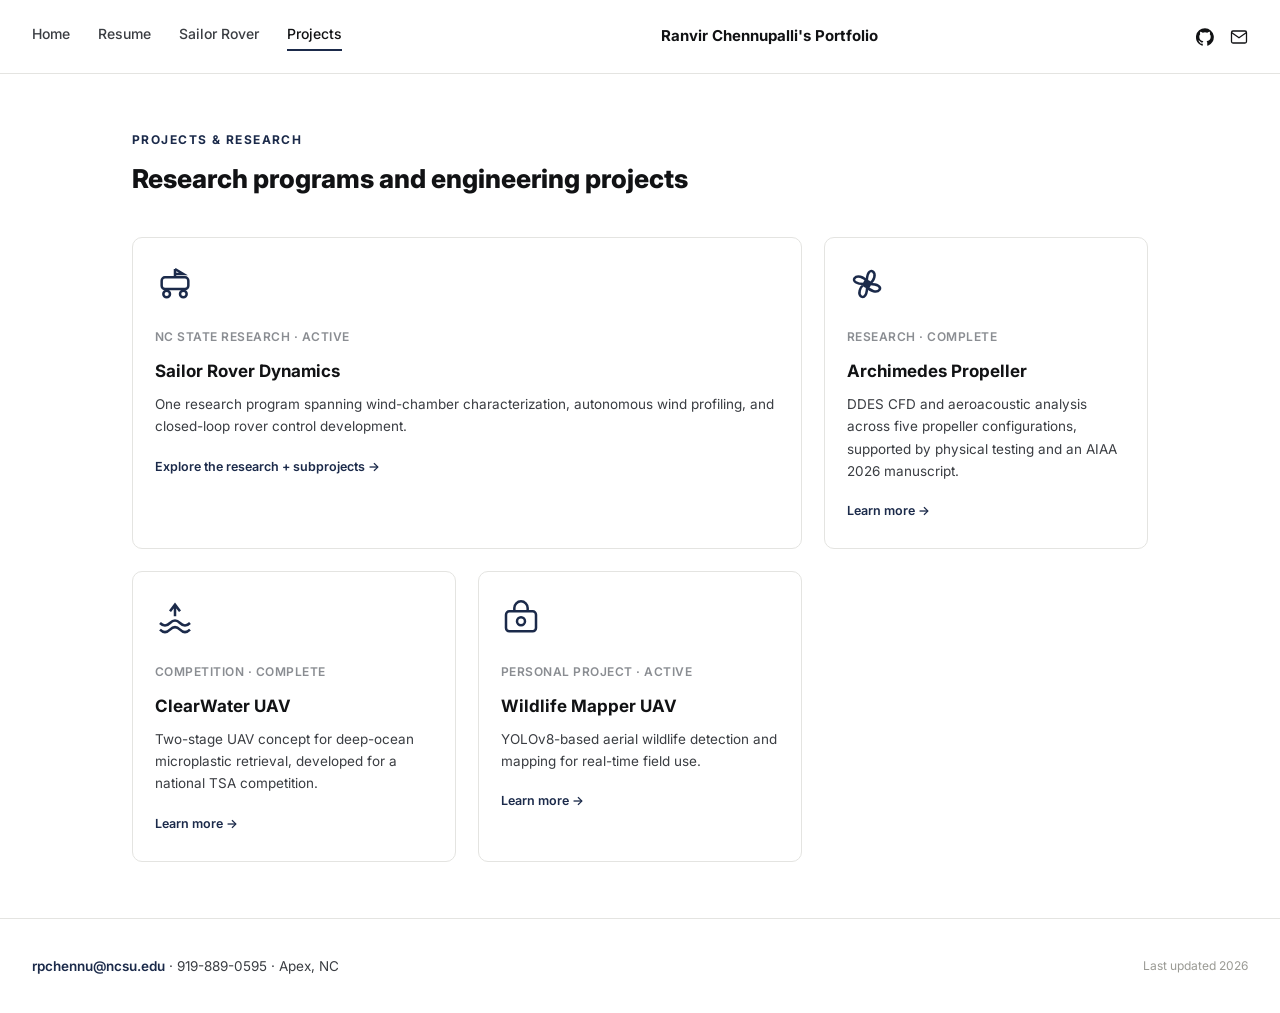
<file: projects.html>
<!DOCTYPE html>
<html lang="en">
<head>
<meta charset="UTF-8">
<meta name="viewport" content="width=device-width, initial-scale=1.0">
<title>Projects — Ranvir Chennupalli</title>
<link rel="preconnect" href="https://fonts.googleapis.com">
<link rel="preconnect" href="https://fonts.gstatic.com" crossorigin>
<link href="https://fonts.googleapis.com/css2?family=Inter:wght@400;500;600;700;800&display=swap" rel="stylesheet">
<link rel="stylesheet" href="style.css">
</head>
<body>

<nav class="topnav">
  <div class="nav-links">
    <a href="index.html">Home</a>
    <a href="resume.html">Resume</a>
    <a href="sailor-rover.html">Sailor Rover</a>
    <a href="projects.html" class="current">Projects</a>
  </div>
  <div class="nav-title">Ranvir Chennupalli's Portfolio</div>
  <div class="nav-social">
    <a href="https://github.com/babydab18/portfolio" target="_blank" rel="noopener" title="GitHub" aria-label="GitHub">
      <svg viewBox="0 0 24 24" fill="currentColor"><path d="M12 .3a12 12 0 00-3.8 23.4c.6.1.8-.3.8-.6v-2.2c-3.3.7-4-1.6-4-1.6-.5-1.4-1.3-1.8-1.3-1.8-1.1-.7.1-.7.1-.7 1.2.1 1.8 1.2 1.8 1.2 1 1.8 2.8 1.3 3.5 1 .1-.8.4-1.3.8-1.6-2.7-.3-5.5-1.3-5.5-6a4.6 4.6 0 011.2-3.2 4.3 4.3 0 01.1-3.2s1-.3 3.3 1.2a11.5 11.5 0 016 0c2.3-1.5 3.3-1.2 3.3-1.2a4.3 4.3 0 01.1 3.2 4.6 4.6 0 011.2 3.2c0 4.7-2.8 5.7-5.5 6 .5.4.9 1.1.9 2.3v3.3c0 .3.2.7.8.6A12 12 0 0012 .3z"/></svg>
    </a>
    <a href="mailto:rpchennu@ncsu.edu" title="Email" aria-label="Email">
      <svg viewBox="0 0 24 24" fill="none" stroke="currentColor" stroke-width="1.7"><rect x="2" y="4" width="20" height="16" rx="2"/><path d="M2 6l10 7 10-7"/></svg>
    </a>
  </div>
</nav>

<section>
  <div class="wrap">
    <div class="section-title">Projects &amp; Research</div>
    <div class="section-heading">Research programs and engineering projects</div>

    <div class="projects-grid">

      <a class="project-tile sailor-feature" href="sailor-rover.html">
        <svg class="icon" viewBox="0 0 24 24" fill="none" stroke="currentColor" stroke-width="1.5">
          <rect x="4" y="8" width="16" height="7" rx="2"/><circle cx="7" cy="18" r="2"/><circle cx="17" cy="18" r="2"/><path d="M12 8V3M12 3l5 3h-5"/>
        </svg>
        <div class="tag-line">NC State Research · Active</div>
        <h3>Sailor Rover Dynamics</h3>
        <p>One research program spanning wind-chamber characterization, autonomous wind profiling, and closed-loop rover control development.</p>
        <span class="learn-more">Explore the research + subprojects →</span>
      </a>

      <a class="project-tile" href="project-archimedes-propeller.html">
        <svg class="icon" viewBox="0 0 24 24" fill="none" stroke="currentColor" stroke-width="1.5">
          <circle cx="12" cy="12" r="1.6"/><path d="M12 10.5c-2-3-6-4-7.5-2-1 1.5.5 4 7.5 3.5M12 13.5c2 3 6 4 7.5 2 1-1.5-.5-4-7.5-3.5M10.5 12c-3 2-4 6-2 7.5 1.5 1 4-.5 3.5-7.5M13.5 12c3-2 4-6 2-7.5-1.5-1-4 .5-3.5 7.5"/>
        </svg>
        <div class="tag-line">Research · Complete</div>
        <h3>Archimedes Propeller</h3>
        <p>DDES CFD and aeroacoustic analysis across five propeller configurations, supported by physical testing and an AIAA 2026 manuscript.</p>
        <span class="learn-more">Learn more →</span>
      </a>

      <a class="project-tile" href="project-clearwater-uav.html">
        <svg class="icon" viewBox="0 0 24 24" fill="none" stroke="currentColor" stroke-width="1.5">
          <path d="M3 15c2 2 4 2 6 0s4-2 6 0 4 2 6 0"/><path d="M12 4v7M9 8l3-4 3 4"/><path d="M3 19c2 2 4 2 6 0s4-2 6 0 4 2 6 0"/>
        </svg>
        <div class="tag-line">Competition · Complete</div>
        <h3>ClearWater UAV</h3>
        <p>Two-stage UAV concept for deep-ocean microplastic retrieval, developed for a national TSA competition.</p>
        <span class="learn-more">Learn more →</span>
      </a>

      <a class="project-tile" href="project-wildlife-mapper.html">
        <svg class="icon" viewBox="0 0 24 24" fill="none" stroke="currentColor" stroke-width="1.5">
          <rect x="3" y="8" width="18" height="12" rx="2"/><path d="M8 8V6a4 4 0 018 0v2"/><circle cx="12" cy="14" r="2.4"/>
        </svg>
        <div class="tag-line">Personal Project · Active</div>
        <h3>Wildlife Mapper UAV</h3>
        <p>YOLOv8-based aerial wildlife detection and mapping for real-time field use.</p>
        <span class="learn-more">Learn more →</span>
      </a>

    </div>
  </div>
</section>

<footer>
  <div class="contact">
    <a href="mailto:rpchennu@ncsu.edu">rpchennu@ncsu.edu</a> · 919-889-0595 · Apex, NC
  </div>
  <div class="meta">Last updated 2026</div>
</footer>

</body>
</html>
</file>
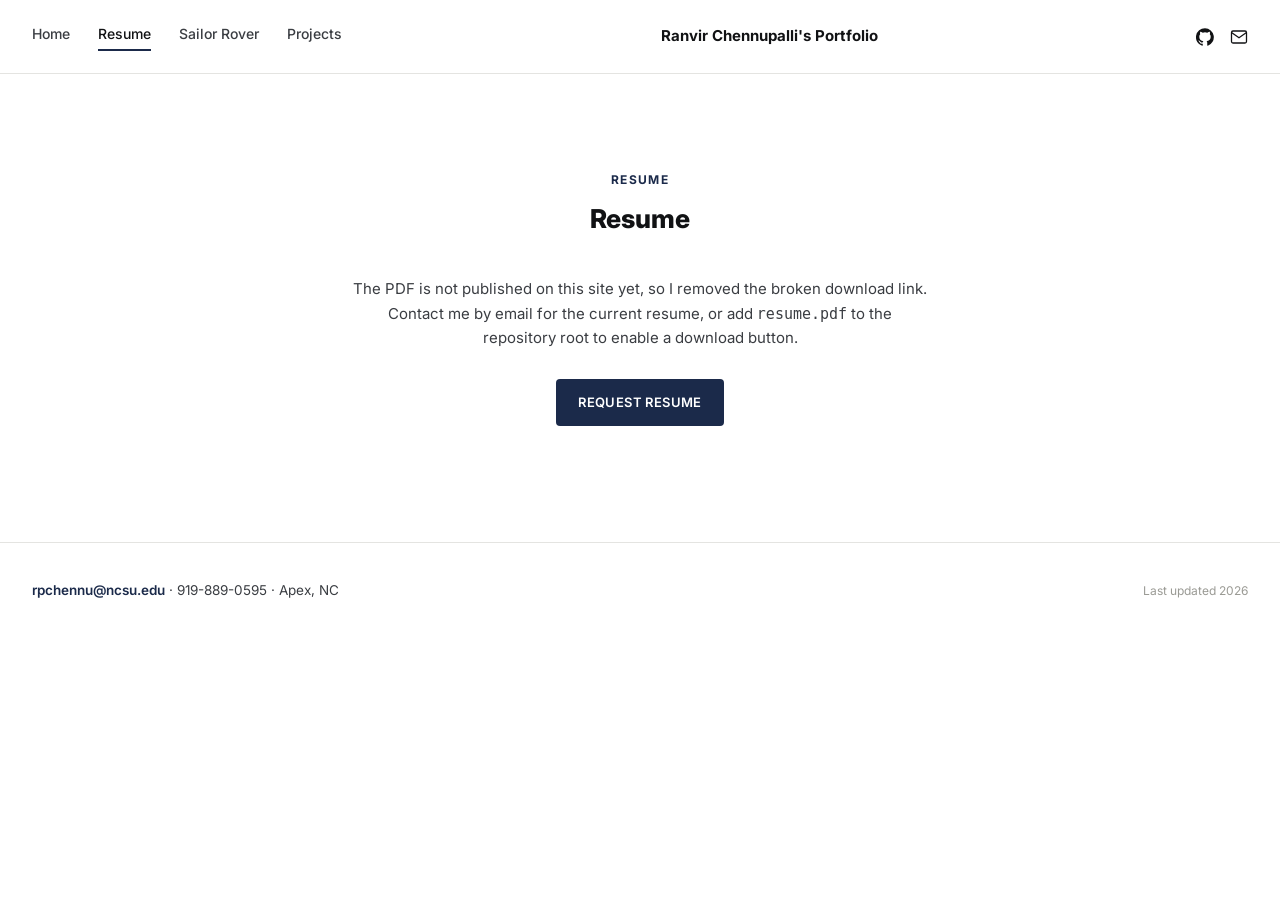
<file: resume.html>
<!DOCTYPE html>
<html lang="en">
<head>
<meta charset="UTF-8">
<meta name="viewport" content="width=device-width, initial-scale=1.0">
<title>Resume — Ranvir Chennupalli</title>
<link rel="preconnect" href="https://fonts.googleapis.com">
<link rel="preconnect" href="https://fonts.gstatic.com" crossorigin>
<link href="https://fonts.googleapis.com/css2?family=Inter:wght@400;500;600;700;800&display=swap" rel="stylesheet">
<link rel="stylesheet" href="style.css">
</head>
<body>

<nav class="topnav">
  <div class="nav-links">
    <a href="index.html">Home</a>
    <a href="resume.html" class="current">Resume</a>
    <a href="sailor-rover.html">Sailor Rover</a>
    <a href="projects.html">Projects</a>
  </div>
  <div class="nav-title">Ranvir Chennupalli's Portfolio</div>
  <div class="nav-social">
    <a href="https://github.com/babydab18/portfolio" target="_blank" rel="noopener" title="GitHub" aria-label="GitHub">
      <svg viewBox="0 0 24 24" fill="currentColor"><path d="M12 .3a12 12 0 00-3.8 23.4c.6.1.8-.3.8-.6v-2.2c-3.3.7-4-1.6-4-1.6-.5-1.4-1.3-1.8-1.3-1.8-1.1-.7.1-.7.1-.7 1.2.1 1.8 1.2 1.8 1.2 1 1.8 2.8 1.3 3.5 1 .1-.8.4-1.3.8-1.6-2.7-.3-5.5-1.3-5.5-6a4.6 4.6 0 011.2-3.2 4.3 4.3 0 01.1-3.2s1-.3 3.3 1.2a11.5 11.5 0 016 0c2.3-1.5 3.3-1.2 3.3-1.2a4.3 4.3 0 01.1 3.2 4.6 4.6 0 011.2 3.2c0 4.7-2.8 5.7-5.5 6 .5.4.9 1.1.9 2.3v3.3c0 .3.2.7.8.6A12 12 0 0012 .3z"/></svg>
    </a>
    <a href="mailto:rpchennu@ncsu.edu" title="Email" aria-label="Email">
      <svg viewBox="0 0 24 24" fill="none" stroke="currentColor" stroke-width="1.7"><rect x="2" y="4" width="20" height="16" rx="2"/><path d="M2 6l10 7 10-7"/></svg>
    </a>
  </div>
</nav>

<section>
  <div class="wrap" style="text-align:center; padding: 40px 0 60px;">
    <div class="section-title" style="justify-content:center; display:flex;">Resume</div>
    <div class="section-heading">Resume</div>
    <p style="max-width:580px; margin: 0 auto 28px; font-size: 15px; color: var(--body);">
      The PDF is not published on this site yet, so I removed the broken download link.
      Contact me by email for the current resume, or add <code>resume.pdf</code> to the repository root to enable a download button.
    </p>
    <a class="btn-navy" href="mailto:rpchennu@ncsu.edu?subject=Resume%20Request">Request Resume</a>
  </div>
</section>

<footer>
  <div class="contact">
    <a href="mailto:rpchennu@ncsu.edu">rpchennu@ncsu.edu</a> · 919-889-0595 · Apex, NC
  </div>
  <div class="meta">Last updated 2026</div>
</footer>

</body>
</html>
</file>
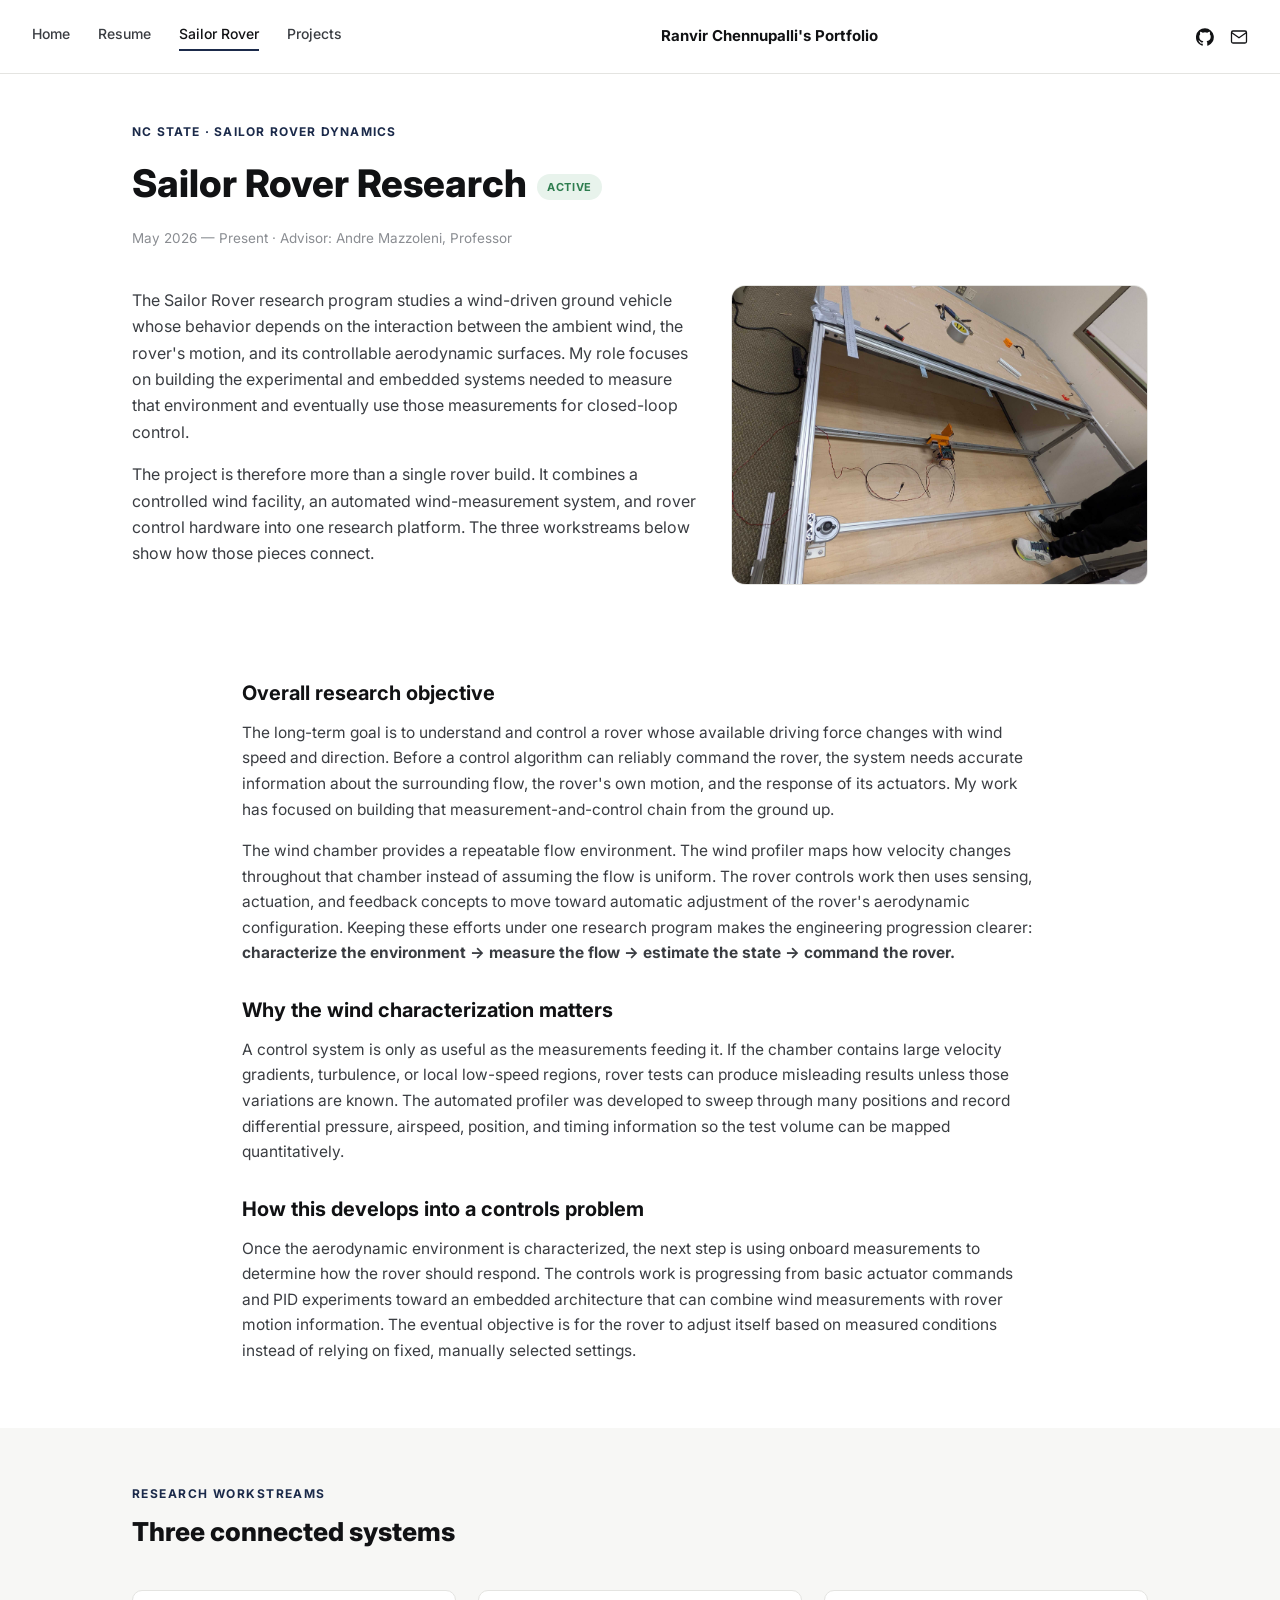
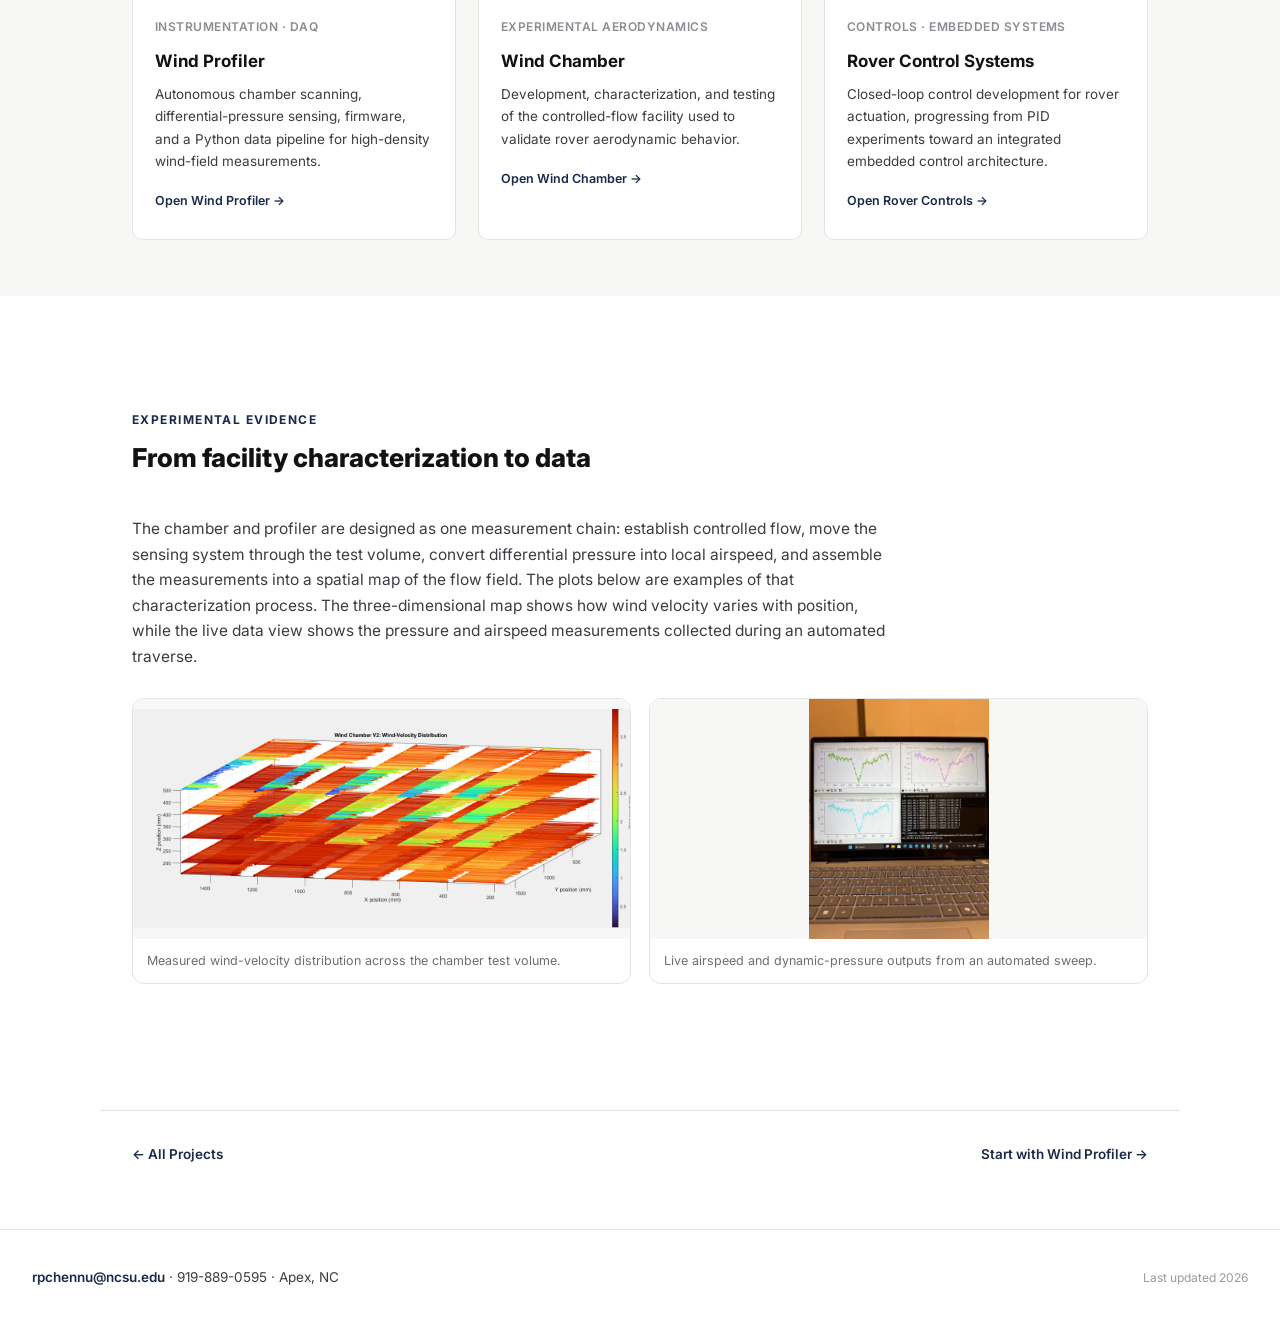
<file: sailor-rover.html>
<!DOCTYPE html>
<html lang="en">
<head>
<meta charset="UTF-8">
<meta name="viewport" content="width=device-width, initial-scale=1.0">
<title>Sailor Rover Dynamics — Ranvir Chennupalli</title>
<meta name="description" content="Sailor Rover Dynamics research: wind-chamber characterization, autonomous wind profiling, and rover control systems.">
<link rel="preconnect" href="https://fonts.googleapis.com">
<link rel="preconnect" href="https://fonts.gstatic.com" crossorigin>
<link href="https://fonts.googleapis.com/css2?family=Inter:wght@400;500;600;700;800&display=swap" rel="stylesheet">
<link rel="stylesheet" href="style.css">
</head>
<body>

<nav class="topnav">
  <div class="nav-links">
    <a href="index.html">Home</a>
    <a href="resume.html">Resume</a>
    <a href="sailor-rover.html" class="current">Sailor Rover</a>
    <a href="projects.html">Projects</a>
  </div>
  <div class="nav-title">Ranvir Chennupalli's Portfolio</div>
  <div class="nav-social">
    <a href="https://github.com/babydab18/portfolio" target="_blank" rel="noopener" title="GitHub" aria-label="GitHub">
      <svg viewBox="0 0 24 24" fill="currentColor"><path d="M12 .3a12 12 0 00-3.8 23.4c.6.1.8-.3.8-.6v-2.2c-3.3.7-4-1.6-4-1.6-.5-1.4-1.3-1.8-1.3-1.8-1.1-.7.1-.7.1-.7 1.2.1 1.8 1.2 1.8 1.2 1 1.8 2.8 1.3 3.5 1 .1-.8.4-1.3.8-1.6-2.7-.3-5.5-1.3-5.5-6a4.6 4.6 0 011.2-3.2 4.3 4.3 0 01.1-3.2s1-.3 3.3 1.2a11.5 11.5 0 016 0c2.3-1.5 3.3-1.2 3.3-1.2a4.3 4.3 0 01.1 3.2 4.6 4.6 0 011.2 3.2c0 4.7-2.8 5.7-5.5 6 .5.4.9 1.1.9 2.3v3.3c0 .3.2.7.8.6A12 12 0 0012 .3z"/></svg>
    </a>
    <a href="mailto:rpchennu@ncsu.edu" title="Email" aria-label="Email">
      <svg viewBox="0 0 24 24" fill="none" stroke="currentColor" stroke-width="1.7"><rect x="2" y="4" width="20" height="16" rx="2"/><path d="M2 6l10 7 10-7"/></svg>
    </a>
  </div>
</nav>

<div class="detail-header wrap">
  <div class="detail-eyebrow">NC State · Sailor Rover Dynamics</div>
  <h1 class="detail-title">Sailor Rover Research<span class="status-pill active">Active</span></h1>
  <div class="detail-meta">May 2026 — Present · Advisor: Andre Mazzoleni, Professor</div>
</div>

<div class="sailor-hero wrap">
  <div class="sailor-hero-copy">
    <p>The Sailor Rover research program studies a wind-driven ground vehicle whose behavior depends on the interaction between the ambient wind, the rover's motion, and its controllable aerodynamic surfaces. My role focuses on building the experimental and embedded systems needed to measure that environment and eventually use those measurements for closed-loop control.</p>
    <p>The project is therefore more than a single rover build. It combines a controlled wind facility, an automated wind-measurement system, and rover control hardware into one research platform. The three workstreams below show how those pieces connect.</p>
  </div>
  <img src="images/windchamber-1.png" alt="Sailor Rover wind chamber experimental setup">
</div>


<div class="sailor-overview">
  <h2>Overall research objective</h2>
  <p>The long-term goal is to understand and control a rover whose available driving force changes with wind speed and direction. Before a control algorithm can reliably command the rover, the system needs accurate information about the surrounding flow, the rover's own motion, and the response of its actuators. My work has focused on building that measurement-and-control chain from the ground up.</p>
  <p>The wind chamber provides a repeatable flow environment. The wind profiler maps how velocity changes throughout that chamber instead of assuming the flow is uniform. The rover controls work then uses sensing, actuation, and feedback concepts to move toward automatic adjustment of the rover's aerodynamic configuration. Keeping these efforts under one research program makes the engineering progression clearer: <strong>characterize the environment → measure the flow → estimate the state → command the rover.</strong></p>

  <h2>Why the wind characterization matters</h2>
  <p>A control system is only as useful as the measurements feeding it. If the chamber contains large velocity gradients, turbulence, or local low-speed regions, rover tests can produce misleading results unless those variations are known. The automated profiler was developed to sweep through many positions and record differential pressure, airspeed, position, and timing information so the test volume can be mapped quantitatively.</p>

  <h2>How this develops into a controls problem</h2>
  <p>Once the aerodynamic environment is characterized, the next step is using onboard measurements to determine how the rover should respond. The controls work is progressing from basic actuator commands and PID experiments toward an embedded architecture that can combine wind measurements with rover motion information. The eventual objective is for the rover to adjust itself based on measured conditions instead of relying on fixed, manually selected settings.</p>
</div>
<section class="soft">
  <div class="wrap">
    <div class="section-title">Research Workstreams</div>
    <div class="section-heading">Three connected systems</div>
    <div class="projects-grid sailor-subgrid">
      <a class="project-tile" href="project-windprofiler.html">
        <div class="tag-line">Instrumentation · DAQ</div>
        <h3>Wind Profiler</h3>
        <p>Autonomous chamber scanning, differential-pressure sensing, firmware, and a Python data pipeline for high-density wind-field measurements.</p>
        <span class="learn-more">Open Wind Profiler →</span>
      </a>
      <a class="project-tile" href="project-windchamber.html">
        <div class="tag-line">Experimental Aerodynamics</div>
        <h3>Wind Chamber</h3>
        <p>Development, characterization, and testing of the controlled-flow facility used to validate rover aerodynamic behavior.</p>
        <span class="learn-more">Open Wind Chamber →</span>
      </a>
      <a class="project-tile" href="project-rover-controls.html">
        <div class="tag-line">Controls · Embedded Systems</div>
        <h3>Rover Control Systems</h3>
        <p>Closed-loop control development for rover actuation, progressing from PID experiments toward an integrated embedded control architecture.</p>
        <span class="learn-more">Open Rover Controls →</span>
      </a>
    </div>
  </div>
</section>

<section>
  <div class="wrap sailor-evidence">
    <div>
      <div class="section-title">Experimental Evidence</div>
      <div class="section-heading">From facility characterization to data</div>
      <p>The chamber and profiler are designed as one measurement chain: establish controlled flow, move the sensing system through the test volume, convert differential pressure into local airspeed, and assemble the measurements into a spatial map of the flow field. The plots below are examples of that characterization process. The three-dimensional map shows how wind velocity varies with position, while the live data view shows the pressure and airspeed measurements collected during an automated traverse.</p>
    </div>
    <div class="sailor-evidence-grid">
      <figure><img src="images/windchamber-2.png" alt="Three-dimensional wind velocity distribution measured in the Sailor Rover wind chamber"><figcaption>Measured wind-velocity distribution across the chamber test volume.</figcaption></figure>
      <figure><img src="images/windprofiler-data.jpg" alt="Airspeed and dynamic-pressure data collected during a wind profiler run"><figcaption>Live airspeed and dynamic-pressure outputs from an automated sweep.</figcaption></figure>
    </div>
  </div>
</section>

<div class="project-nav wrap">
  <a href="projects.html">← All Projects</a>
  <a href="project-windprofiler.html">Start with Wind Profiler →</a>
</div>

<footer>
  <div class="contact"><a href="mailto:rpchennu@ncsu.edu">rpchennu@ncsu.edu</a> · 919-889-0595 · Apex, NC</div>
  <div class="meta">Last updated 2026</div>
</footer>

</body>
</html>
</file>
<file: style.css>
:root {
  --bg: #FFFFFF;
  --bg-soft: #F7F7F5;
  --ink: #111214;
  --body: #3A3D42;
  --navy: #1B2A4A;
  --navy-hover: #24365E;
  --line: #E4E4E1;
  --sans: 'Inter', -apple-system, BlinkMacSystemFont, 'Segoe UI', sans-serif;
}

* { margin: 0; padding: 0; box-sizing: border-box; }

body {
  font-family: var(--sans);
  color: var(--body);
  background: var(--bg);
  line-height: 1.65;
}

a { color: inherit; text-decoration: none; }

.wrap {
  max-width: 1080px;
  margin: 0 auto;
  padding: 0 32px;
}

/* ---------- Nav ---------- */
nav.topnav {
  display: flex;
  align-items: center;
  justify-content: space-between;
  padding: 22px 32px;
  border-bottom: 1px solid var(--line);
}
.nav-links { display: flex; gap: 28px; }
.nav-links a {
  font-size: 14px;
  font-weight: 500;
  color: var(--body);
  padding-bottom: 4px;
  border-bottom: 2px solid transparent;
}
.nav-links a:hover { color: var(--ink); }
.nav-links a.current {
  color: var(--ink);
  border-bottom-color: var(--navy);
}
.nav-title {
  font-weight: 700;
  font-size: 15px;
  color: var(--ink);
}
.nav-social { display: flex; gap: 16px; align-items: center; }
.nav-social a { color: var(--ink); display: flex; }
.nav-social svg { width: 18px; height: 18px; }

/* ---------- Buttons ---------- */
.btn-navy {
  display: inline-block;
  background: var(--navy);
  color: #fff;
  font-weight: 600;
  font-size: 13px;
  letter-spacing: 0.03em;
  text-transform: uppercase;
  padding: 13px 22px;
  border-radius: 4px;
  text-align: center;
  transition: background 0.15s ease;
}
.btn-navy:hover { background: var(--navy-hover); }
.btn-outline {
  display: inline-block;
  border: 1.5px solid var(--navy);
  color: var(--navy);
  font-weight: 600;
  font-size: 13px;
  letter-spacing: 0.03em;
  text-transform: uppercase;
  padding: 11.5px 22px;
  border-radius: 4px;
  text-align: center;
}
.btn-outline:hover { background: var(--bg-soft); }

/* ---------- Hero ---------- */
.hero {
  padding: 64px 32px 40px;
  display: grid;
  grid-template-columns: 380px 1fr;
  gap: 56px;
  align-items: center;
}
.hero-photo {
  width: 100%;
  aspect-ratio: 4 / 5;
  border-radius: 18px;
  background: var(--bg-soft);
  border: 1.5px dashed #C9C9C4;
  display: flex;
  align-items: center;
  justify-content: center;
  text-align: center;
  color: #9A9A94;
  font-size: 13px;
  padding: 20px;
  overflow: hidden;
}
.hero-photo img { width: 100%; height: 100%; object-fit: cover; border-radius: 18px; }

.hero-right { position: relative; }
.hero-sketch {
  position: absolute;
  opacity: 0.85;
}
.hero-sketch.top { top: -46px; right: 0; width: 130px; }
.hero-sketch.bottom { bottom: -12px; left: -10px; width: 96px; }

h1.hero-title {
  font-size: clamp(30px, 4vw, 44px);
  font-weight: 800;
  color: var(--ink);
  line-height: 1.15;
  letter-spacing: -0.01em;
  margin-bottom: 22px;
}

.hero-body p {
  font-size: 15.5px;
  color: var(--body);
  max-width: 520px;
  margin-bottom: 14px;
}

.hero-buttons {
  margin-top: 26px;
  display: flex;
  flex-wrap: wrap;
  gap: 10px;
  max-width: 560px;
}
.hero-buttons .btn-navy, .hero-buttons .btn-outline { min-width: 130px; }

/* ---------- Section scaffolding ---------- */
section { padding: 56px 32px; }
section.soft { background: var(--bg-soft); }
.section-title {
  font-size: 12px;
  font-weight: 700;
  letter-spacing: 0.12em;
  text-transform: uppercase;
  color: var(--navy);
  margin-bottom: 8px;
}
.section-heading {
  font-size: 26px;
  font-weight: 800;
  color: var(--ink);
  margin-bottom: 36px;
}

/* ---------- Featured strip (index page) ---------- */
.featured-grid {
  display: grid;
  grid-template-columns: repeat(3, 1fr);
  gap: 22px;
}
.featured-card {
  border: 1px solid var(--line);
  border-radius: 10px;
  padding: 22px;
  background: #fff;
  transition: border-color 0.15s ease, transform 0.15s ease;
}
.featured-card:hover { border-color: var(--navy); transform: translateY(-2px); }
.featured-card .icon { width: 34px; height: 34px; margin-bottom: 14px; color: var(--navy); }
.featured-card h3 { font-size: 16px; font-weight: 700; color: var(--ink); margin-bottom: 8px; }
.featured-card p { font-size: 13.5px; color: var(--body); margin-bottom: 12px; }
.featured-card .learn-more { font-size: 12.5px; font-weight: 600; color: var(--navy); }

/* ---------- Projects grid page ---------- */
.projects-grid {
  display: grid;
  grid-template-columns: repeat(3, 1fr);
  gap: 22px;
}
@media (max-width: 800px) {
  .projects-grid, .featured-grid { grid-template-columns: 1fr; }
  .hero { grid-template-columns: 1fr; }
}
.project-tile {
  border: 1px solid var(--line);
  border-radius: 10px;
  padding: 26px 22px;
  background: #fff;
  text-align: left;
  transition: border-color 0.15s ease, transform 0.15s ease, box-shadow 0.15s ease;
}
.project-tile:hover {
  border-color: var(--navy);
  transform: translateY(-3px);
  box-shadow: 0 8px 24px rgba(27,42,74,0.08);
}
.project-tile .icon { width: 40px; height: 40px; color: var(--navy); margin-bottom: 16px; }
.project-tile h3 { font-size: 17px; font-weight: 700; color: var(--ink); margin-bottom: 8px; }
.project-tile .tag-line { font-size: 12px; color: #8A8D92; margin-bottom: 10px; text-transform: uppercase; letter-spacing: 0.04em; font-weight: 600; }
.project-tile p { font-size: 13.5px; color: var(--body); margin-bottom: 14px; }
.project-tile .learn-more { font-size: 12.5px; font-weight: 600; color: var(--navy); }

/* ---------- Project detail page ---------- */
.detail-header { padding: 48px 32px 8px; }
.detail-eyebrow { font-size: 12px; font-weight: 700; letter-spacing: 0.1em; text-transform: uppercase; color: var(--navy); margin-bottom: 10px; }
.detail-title { font-size: clamp(28px, 4vw, 38px); font-weight: 800; color: var(--ink); margin-bottom: 12px; }
.detail-meta { font-size: 13.5px; color: #8A8D92; margin-bottom: 28px; }
.status-pill {
  display: inline-block;
  font-size: 11px;
  font-weight: 700;
  letter-spacing: 0.06em;
  text-transform: uppercase;
  padding: 4px 10px;
  border-radius: 20px;
  margin-left: 10px;
  vertical-align: middle;
}
.status-pill.active { background: #E8F3EC; color: #2E7D4F; }
.status-pill.complete { background: #EEEEEC; color: #6B6E73; }

.gallery {
  display: grid;
  grid-template-columns: 1.4fr 1fr;
  grid-template-rows: 1fr 1fr;
  gap: 14px;
  padding: 0 32px 8px;
  max-width: 1080px;
  margin: 0 auto;
}
.gallery .g-main { grid-row: span 2; }
.img-placeholder {
  background: var(--bg-soft);
  border: 1.5px dashed #C9C9C4;
  border-radius: 12px;
  min-height: 160px;
  display: flex;
  align-items: center;
  justify-content: center;
  text-align: center;
  color: #9A9A94;
  font-size: 12.5px;
  padding: 16px;
}
.img-placeholder img { width: 100%; height: 100%; object-fit: cover; border-radius: 12px; }
.gallery .g-main .img-placeholder { min-height: 340px; }

.detail-body { padding: 44px 32px; max-width: 760px; margin: 0 auto; }
.detail-body p { font-size: 15.5px; margin-bottom: 18px; }
.detail-body h2 { font-size: 15px; font-weight: 700; color: var(--ink); margin: 28px 0 12px; }
.detail-body ul { list-style: none; margin-bottom: 8px; }
.detail-body li { position: relative; padding-left: 20px; margin-bottom: 10px; font-size: 15px; }
.detail-body li::before { content: '—'; position: absolute; left: 0; color: var(--navy); }

.tag-row { display: flex; flex-wrap: wrap; gap: 8px; margin: 22px 0 8px; max-width: 1080px; margin-left: auto; margin-right: auto; padding: 0 32px; }
.tag-pill {
  font-size: 12px;
  font-weight: 600;
  color: var(--navy);
  background: #EEF1F6;
  padding: 5px 12px;
  border-radius: 20px;
}

.project-nav {
  display: flex;
  justify-content: space-between;
  padding: 32px 32px 64px;
  max-width: 1080px;
  margin: 0 auto;
  border-top: 1px solid var(--line);
  margin-top: 36px;
}
.project-nav a { font-size: 13.5px; font-weight: 600; color: var(--navy); }

/* ---------- Footer ---------- */
footer {
  padding: 36px 32px;
  border-top: 1px solid var(--line);
  display: flex;
  justify-content: space-between;
  align-items: center;
  flex-wrap: wrap;
  gap: 12px;
}
footer .contact { font-size: 13.5px; color: var(--body); }
footer .contact a { color: var(--navy); font-weight: 600; }
footer .meta { font-size: 12px; color: #9A9A94; }

.project-resource { padding: 8px 32px 18px; max-width: 1080px; margin: 0 auto; }


/* ---------- Sailor Rover grouped research page ---------- */
.sailor-feature { grid-column: span 2; }
.sailor-hero { display: grid; grid-template-columns: 1.15fr .85fr; gap: 34px; align-items: center; padding-bottom: 52px; }
.sailor-hero-copy p { font-size: 16px; margin-bottom: 16px; }
.sailor-hero img { width: 100%; max-width: 420px; height: 300px; object-fit: cover; border-radius: 14px; border: 1px solid var(--line); justify-self: end; }
.sailor-subgrid { grid-template-columns: repeat(3, 1fr); }
.sailor-evidence { padding-top: 58px; padding-bottom: 34px; }
.sailor-evidence > div:first-child { max-width: 760px; }
.sailor-evidence > div:first-child p { font-size: 15.5px; margin-bottom: 28px; }
.sailor-evidence-grid { display: grid; grid-template-columns: 1fr 1fr; gap: 18px; }
.sailor-evidence-grid figure { border: 1px solid var(--line); border-radius: 12px; overflow: hidden; background: #fff; }
.sailor-evidence-grid img { width: 100%; height: 240px; object-fit: contain; display: block; background: var(--bg-soft); }
.sailor-evidence-grid figcaption, .media-caption { padding: 12px 14px; font-size: 12.5px; color: #6B6E73; }
.single-gallery { grid-template-columns: 1.6fr .7fr; grid-template-rows: 1fr; align-items: stretch; }
.single-gallery .g-main { grid-row: auto; min-height: 430px; }
.gallery-note { border: 1px solid var(--line); border-radius: 12px; padding: 24px; display: flex; flex-direction: column; justify-content: center; background: var(--bg-soft); }
.gallery-note strong { color: var(--ink); font-size: 15px; margin-bottom: 8px; }
.gallery-note span { font-size: 13px; }
.arch-gallery { grid-template-columns: 1.25fr .75fr; grid-template-rows: 1fr; align-items: stretch; max-width: 920px; }
.arch-gallery .g-main { grid-row: auto; min-height: 0; }
.arch-gallery .g-main img { object-fit: contain; background: #fff; }
.media-card { border: 1px solid var(--line); border-radius: 12px; overflow: hidden; background: var(--bg-soft); display: flex; flex-direction: column; }
.media-card video { width: 100%; height: 275px; min-height: 0; object-fit: cover; background: #111; }
@media (max-width: 800px) {
  .sailor-feature { grid-column: auto; }
  .sailor-hero, .sailor-evidence-grid, .single-gallery, .arch-gallery { grid-template-columns: 1fr; }
  .sailor-subgrid { grid-template-columns: 1fr; }
  .single-gallery .g-main, .arch-gallery .g-main { min-height: 260px; }
  .media-card video { height: 260px; min-height: 0; }
  .sailor-evidence-grid img { height: auto; }
}


/* ---------- Portfolio polish ---------- */
.media-figure {
  border: 1px solid var(--line);
  border-radius: 12px;
  overflow: hidden;
  background: #fff;
  min-width: 0;
}
.media-figure img {
  width: 100%;
  height: 280px;
  min-height: 0;
  object-fit: contain;
  display: block;
  background: var(--bg-soft);
}
.media-figure figcaption {
  padding: 10px 14px;
  font-size: 12.5px;
  color: #6B6E73;
  border-top: 1px solid var(--line);
}
.two-media-gallery {
  grid-template-columns: 1fr 1fr;
  grid-template-rows: 1fr;
}
.two-media-gallery .media-figure img { height: 360px; }
.nav-social a:hover, .project-nav a:hover, footer .contact a:hover { color: var(--navy-hover); }

@media (max-width: 900px) {
  nav.topnav {
    flex-wrap: wrap;
    gap: 14px 22px;
    padding: 18px 22px;
  }
  .nav-title { order: -1; width: 100%; }
  .nav-links { gap: 18px; flex-wrap: wrap; }
  .hero { padding-top: 42px; grid-template-columns: minmax(250px, 330px) 1fr; gap: 36px; }
}

@media (max-width: 700px) {
  .wrap { padding-left: 20px; padding-right: 20px; }
  section { padding: 44px 20px; }
  nav.topnav { align-items: flex-start; }
  .nav-title { font-size: 14px; }
  .nav-links { width: calc(100% - 70px); gap: 12px 16px; }
  .nav-links a { font-size: 13px; }
  .nav-social { margin-left: auto; }
  .hero { grid-template-columns: 1fr; padding: 38px 20px 32px; }
  .hero-photo { max-width: 340px; margin: 0 auto; }
  .hero-sketch { display: none; }
  h1.hero-title { font-size: 34px; }
  .hero-buttons { max-width: none; }
  .hero-buttons .btn-navy, .hero-buttons .btn-outline { flex: 1 1 130px; }
  .detail-header { padding: 38px 20px 8px; }
  .gallery, .two-media-gallery { grid-template-columns: 1fr; grid-template-rows: auto; padding: 0 20px 8px; }
  .two-media-gallery .media-figure img, .media-figure img { height: auto; min-height: 0; }
  .tag-row { padding: 0 20px; }
  .detail-body { padding: 34px 20px; }
  .project-nav { padding: 26px 20px 48px; gap: 18px; flex-wrap: wrap; }
  footer { padding: 30px 20px; }
}

/* ---------- Long-form project explanations ---------- */
.project-intro { font-size: 17px !important; line-height: 1.75; color: #2f3237; }
.detail-body h2 { font-size: 17px; margin-top: 34px; }
.detail-body h3 { font-size: 14px; font-weight: 700; color: var(--ink); margin: 22px 0 8px; }
.callout { margin: 24px 0; padding: 18px 20px; background: var(--bg-soft); border-left: 3px solid var(--navy); border-radius: 0 8px 8px 0; }
.callout strong { color: var(--ink); }
.sailor-overview { max-width: 860px; margin: 0 auto; padding: 12px 32px 48px; }
.sailor-overview p { font-size: 15.5px; margin-bottom: 16px; }
.sailor-overview h2 { font-size: 20px; color: var(--ink); margin: 28px 0 10px; }
@media (max-width: 700px) { .sailor-hero img { max-width: none; height: 240px; justify-self: stretch; } .sailor-overview { padding: 6px 20px 38px; } }
</file>
